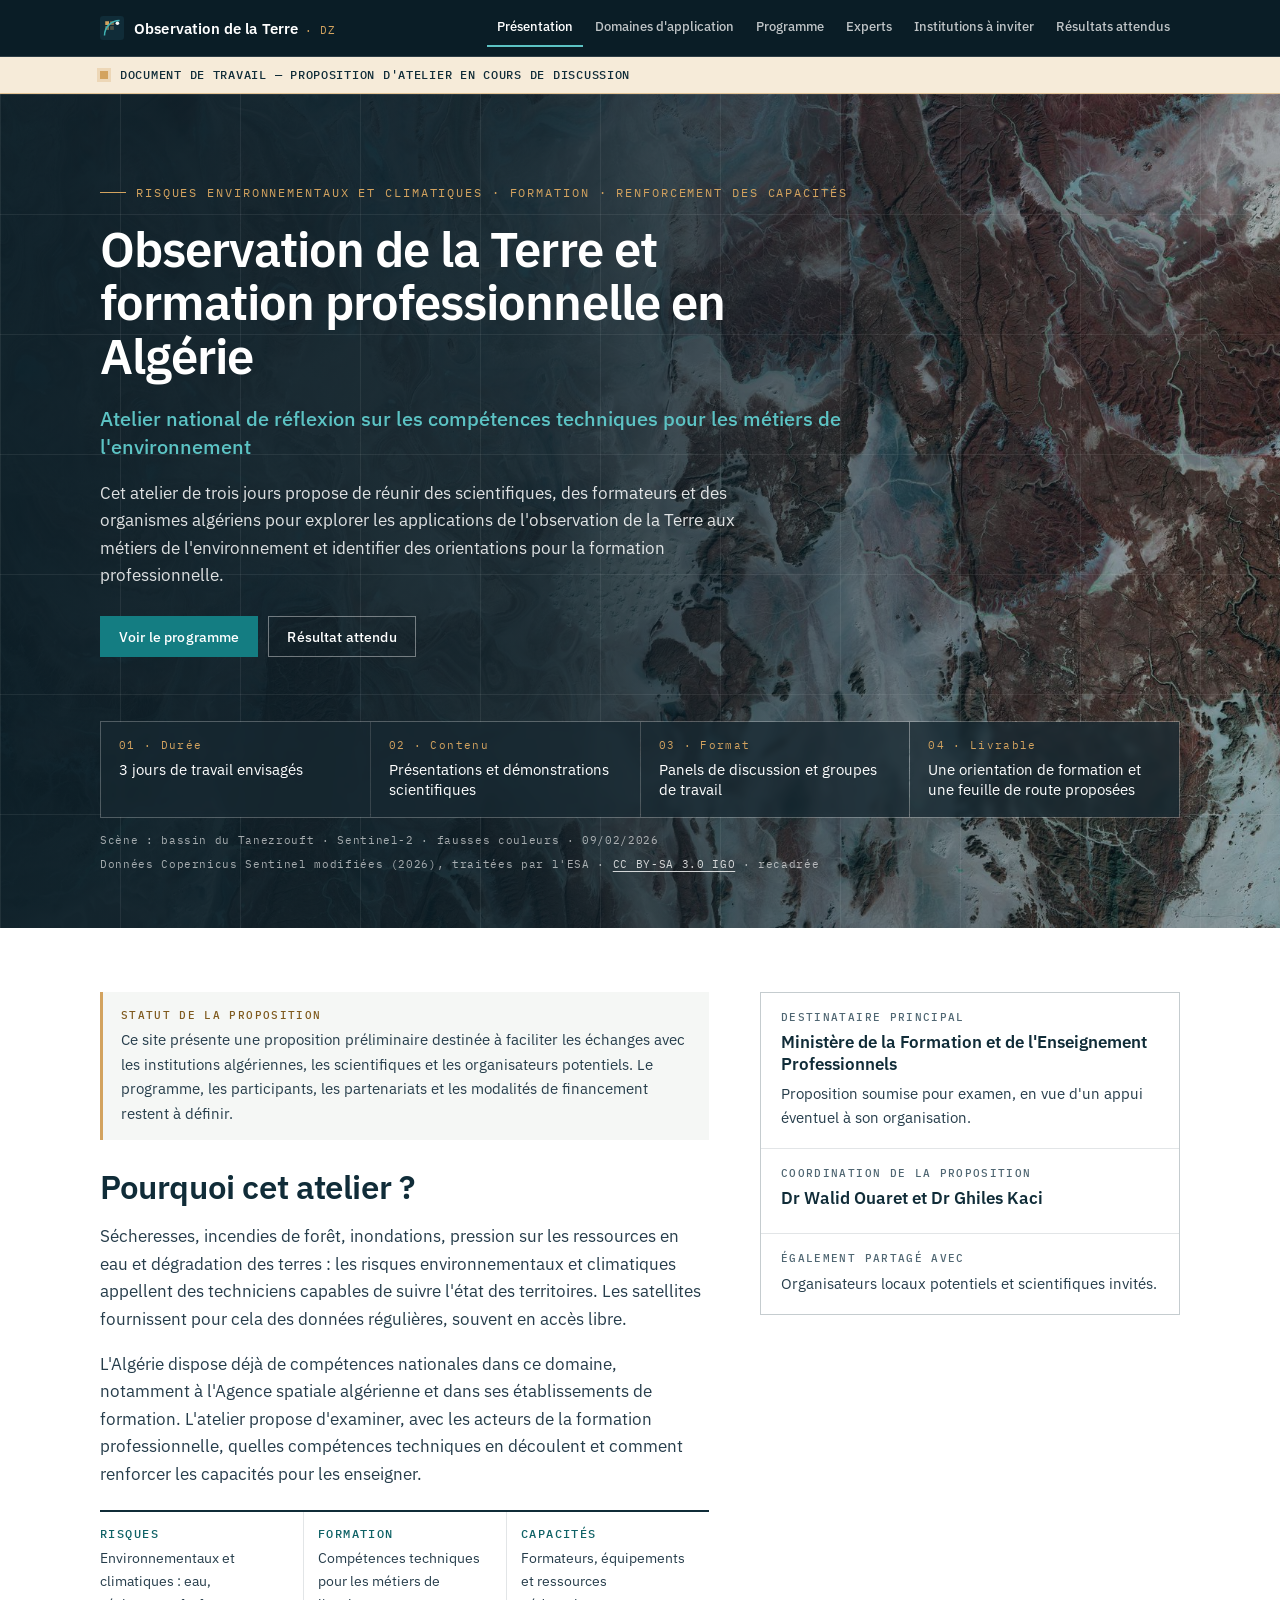
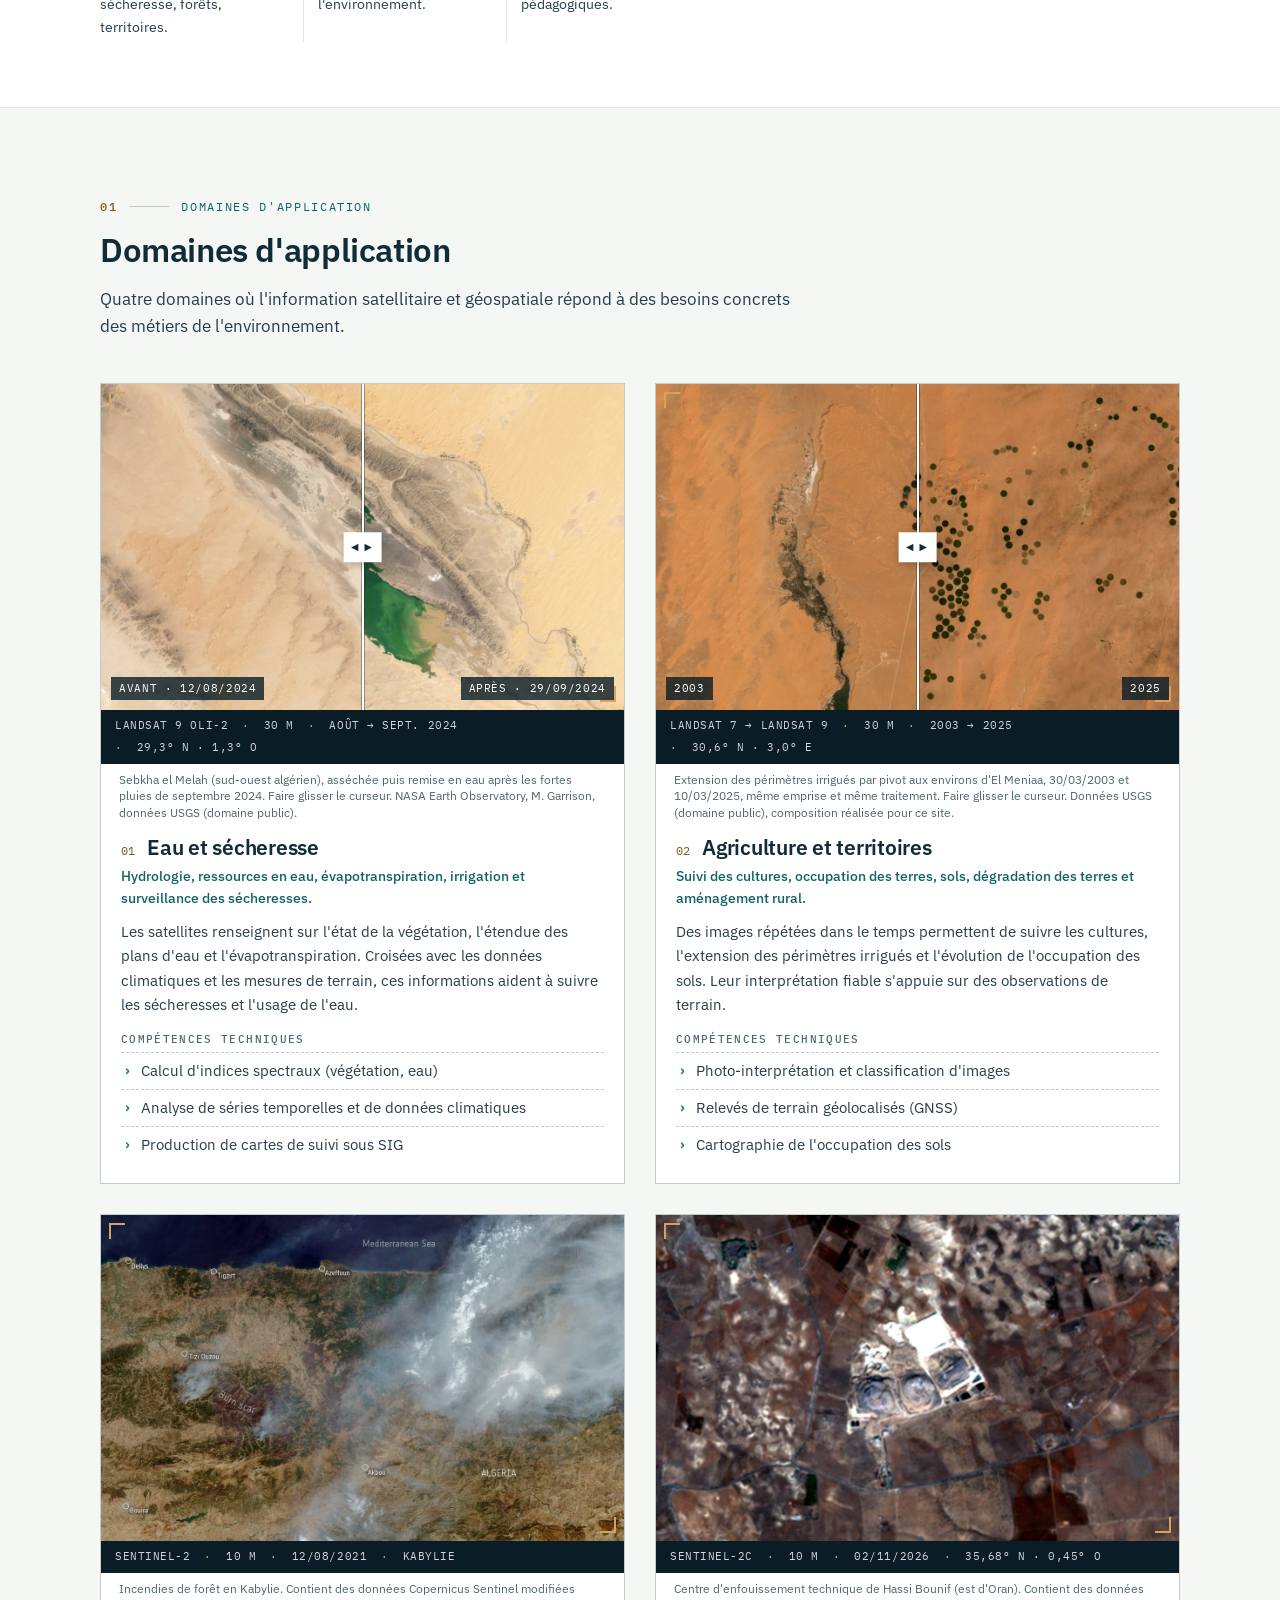
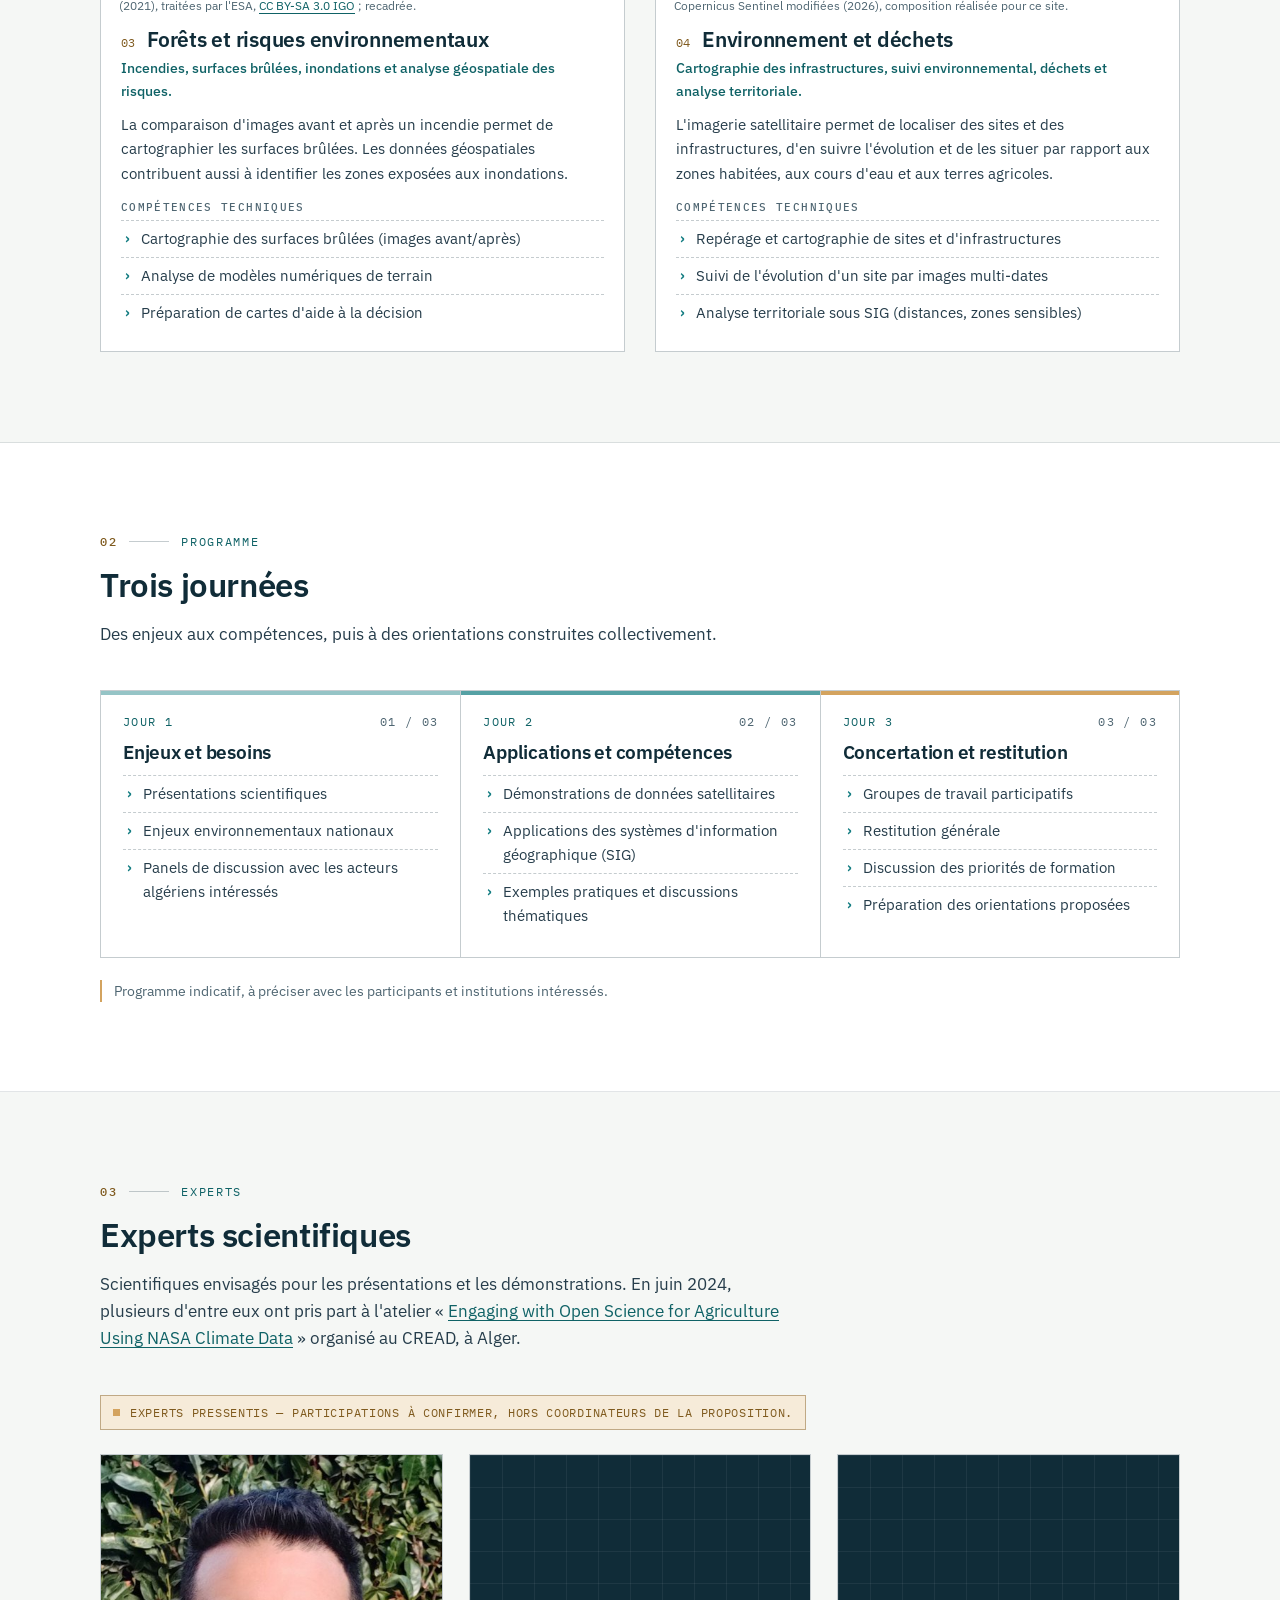
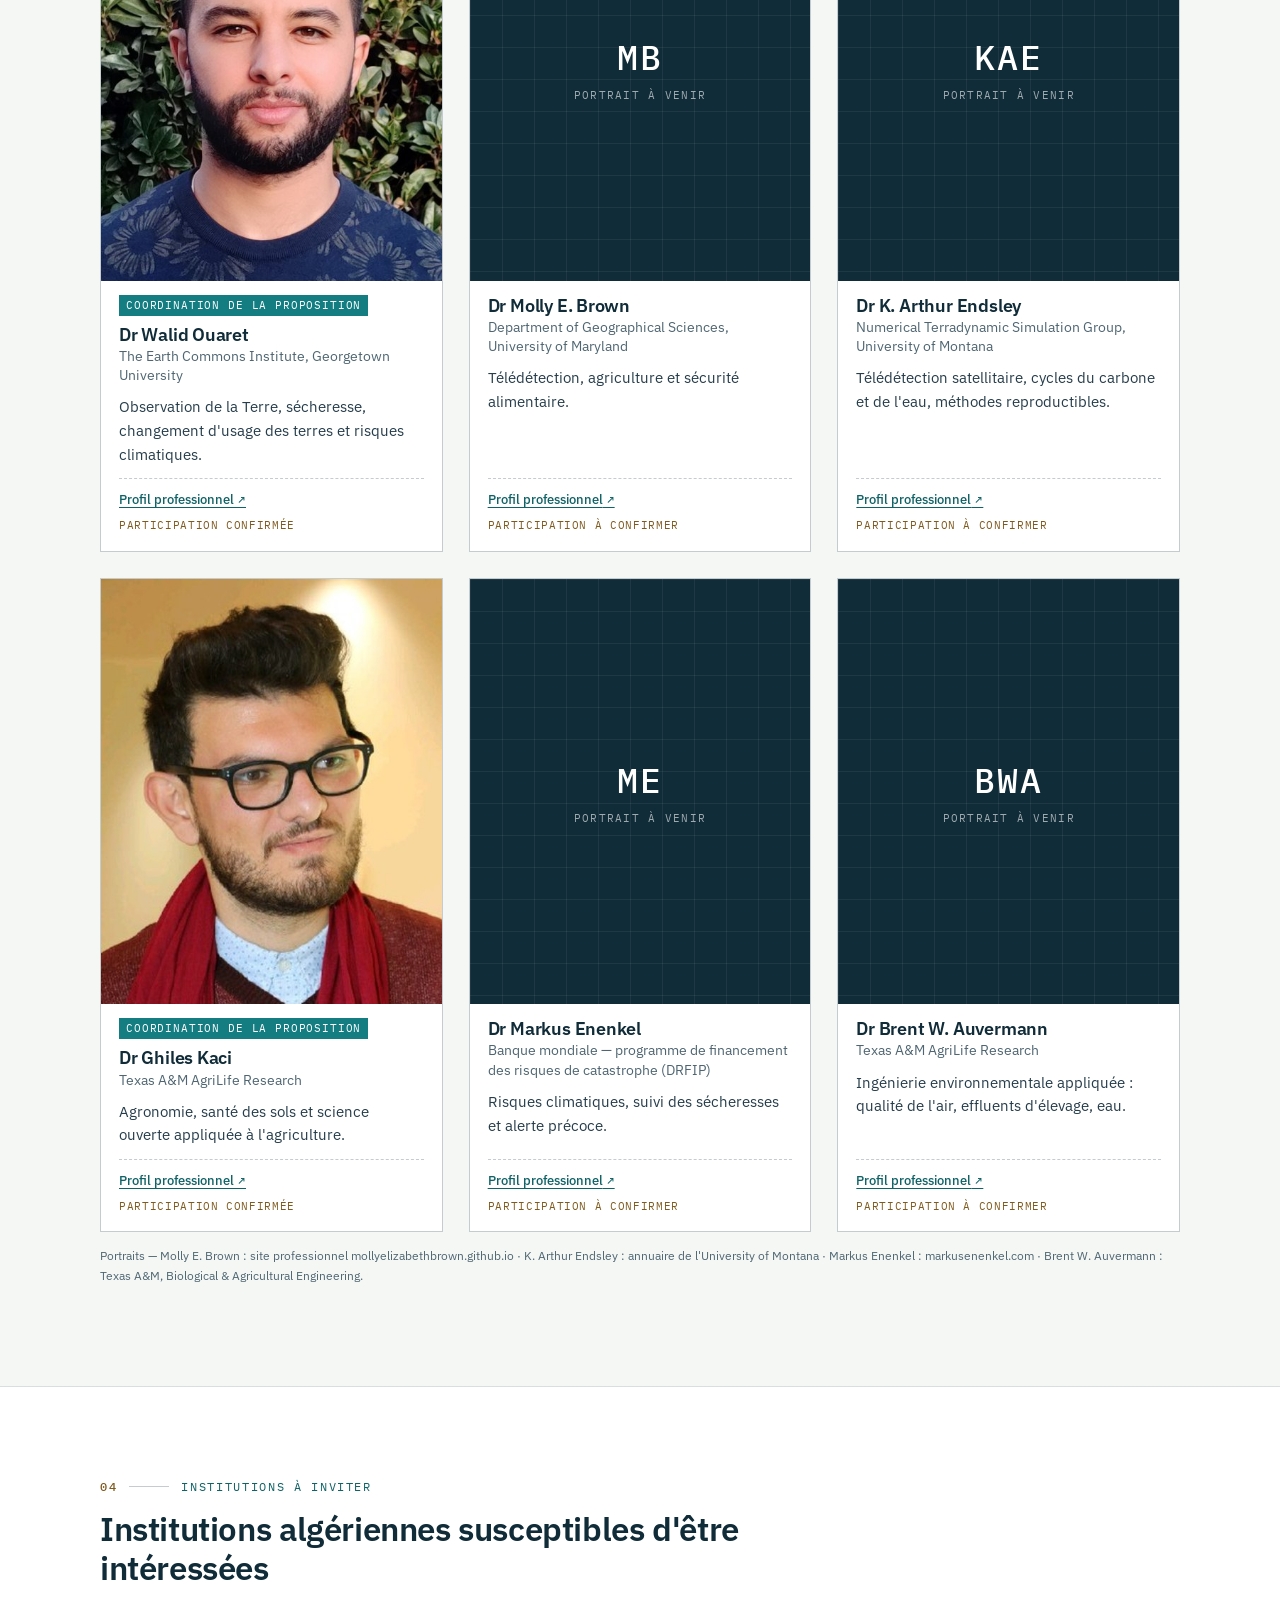
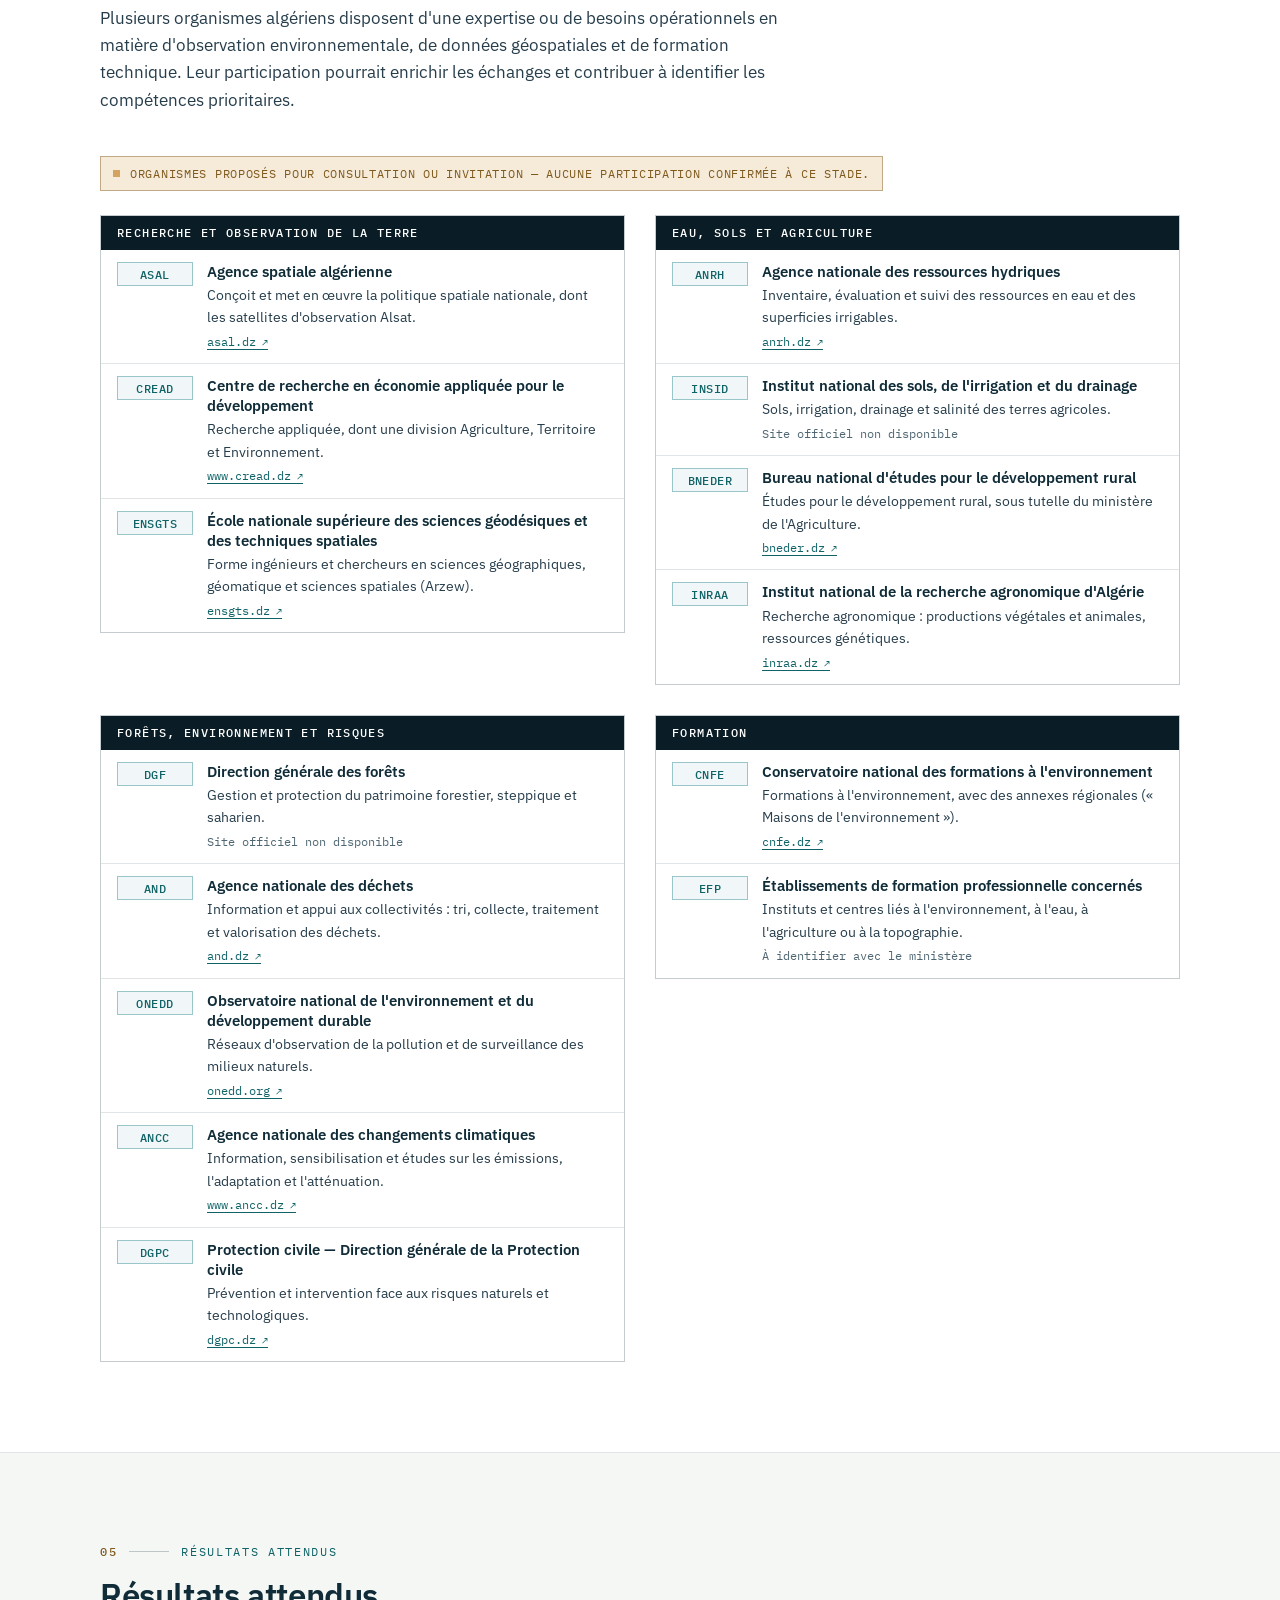
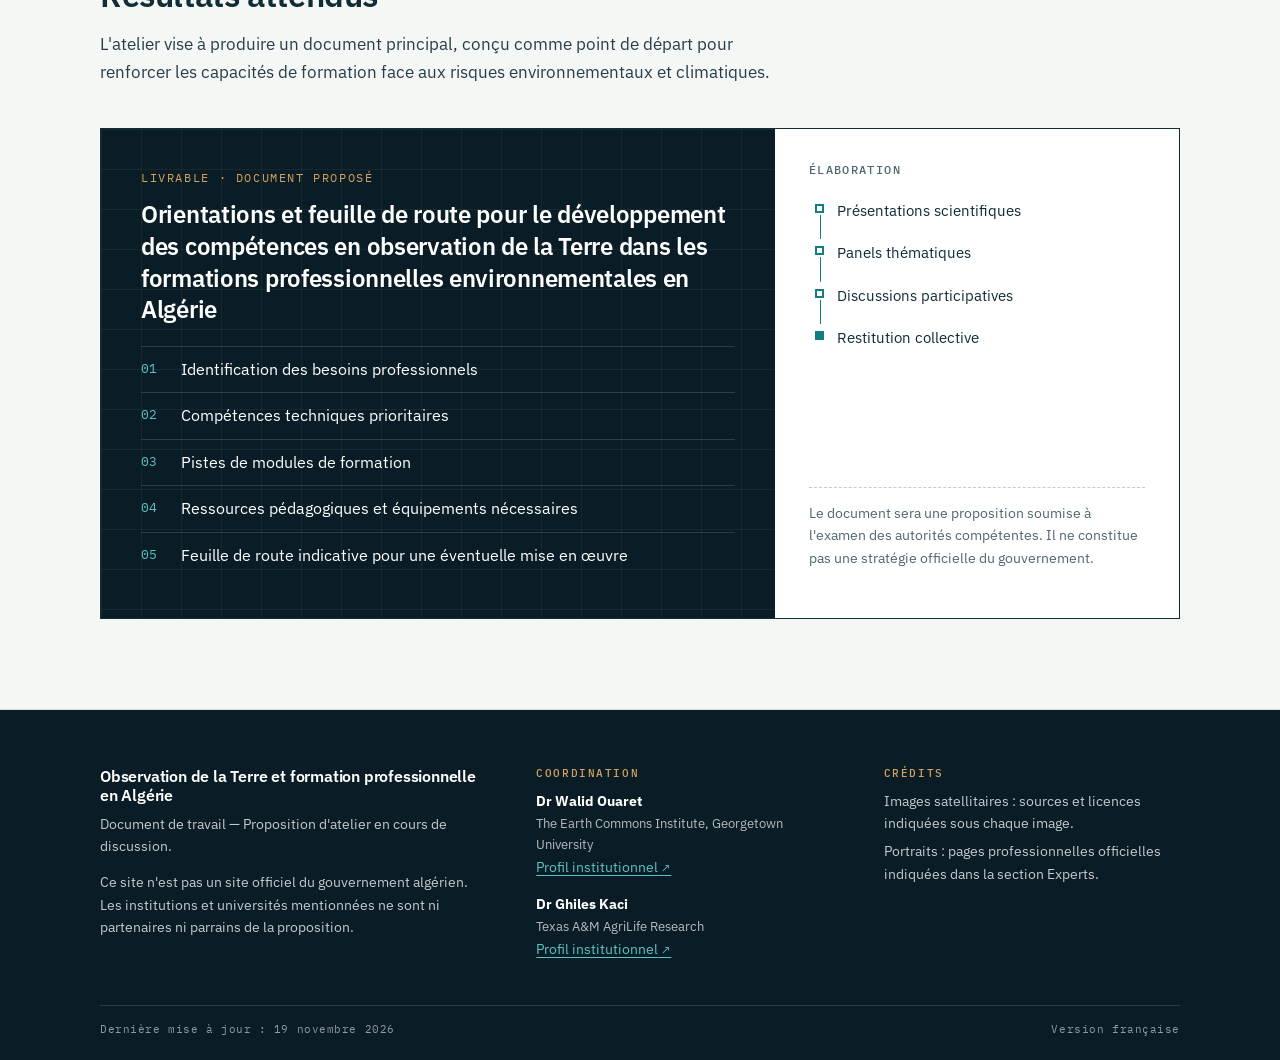
<file: index.html>
<!doctype html>
<html lang="fr">
<head>
  <meta charset="utf-8">
  <meta name="viewport" content="width=device-width, initial-scale=1">
  <title>Observation de la Terre et formation professionnelle en Algérie</title>
  <meta name="description" content="Document de travail : proposition d'atelier national sur l'observation de la Terre, les risques environnementaux et climatiques, la formation professionnelle et le renforcement des capacités en Algérie.">
  <meta name="theme-color" content="#0A1D26">
  <link rel="icon" href="assets/images/favicon.svg" type="image/svg+xml">

  <!-- Partage (URL absolue : voir README). -->
  <meta property="og:type" content="website">
  <meta property="og:locale" content="fr_FR">
  <meta property="og:title" content="Observation de la Terre et formation professionnelle en Algérie">
  <meta property="og:description" content="Proposition d'atelier national — document de travail en cours de discussion.">
  <meta property="og:url" content="https://atelier-eo-algerie.github.io/atelier-formation-eo-algerie.github.io/">
  <meta property="og:image" content="https://atelier-eo-algerie.github.io/atelier-formation-eo-algerie.github.io/assets/images/og-image.jpg">
  <meta property="og:image:width" content="1200">
  <meta property="og:image:height" content="630">
  <meta name="twitter:card" content="summary_large_image">

  <link rel="preconnect" href="https://fonts.googleapis.com">
  <link rel="preconnect" href="https://fonts.gstatic.com" crossorigin>
  <link href="https://fonts.googleapis.com/css2?family=IBM+Plex+Mono:wght@400;500&family=IBM+Plex+Sans:wght@400;500;600&display=swap" rel="stylesheet">
  <link rel="stylesheet" href="assets/css/styles.css">
</head>
<body>
<a class="skip-link" href="#contenu">Aller au contenu</a>

<header class="site-nav">
  <nav class="wrap" aria-label="Navigation principale">
    <a class="brand" href="#presentation"><img src="assets/images/favicon.svg" alt="" width="24" height="24"><span>Observation de la Terre <small>· DZ</small></span></a>
    <button class="nav-toggle" type="button" aria-expanded="false" aria-controls="nav-list">Menu</button>
    <ul class="nav-list" id="nav-list">
      <li><a href="#presentation">Présentation</a></li>
      <li><a href="#domaines">Domaines d'application</a></li>
      <li><a href="#programme">Programme</a></li>
      <li><a href="#experts">Experts</a></li>
      <li><a href="#institutions">Institutions à inviter</a></li>
      <li><a href="#resultats">Résultats attendus</a></li>
    </ul>
  </nav>
</header>

<div class="status" role="note">
  <div class="wrap"><span class="dot" aria-hidden="true"></span><strong data-status-label>Document de travail — Proposition d'atelier en cours de discussion</strong></div>
</div>

<main id="contenu">

<!-- ============================ 1. PRÉSENTATION ============================ -->
<section id="presentation" aria-labelledby="titre">
  <div class="hero">
    <div class="hero-bg"><img src="assets/images/hero-tanezrouft.jpg" alt="" width="2000" height="1125" fetchpriority="high"></div>
    <div class="wrap">
      <div class="hero-main">
        <p class="overline">Risques environnementaux et climatiques · Formation · Renforcement des capacités</p>
        <h1 id="titre">Observation de la Terre et formation professionnelle en Algérie</h1>
        <p class="subtitle">Atelier national de réflexion sur les compétences techniques pour les métiers de l'environnement</p>
        <p class="lede">Cet atelier de trois jours propose de réunir des scientifiques, des formateurs et des organismes algériens pour explorer les applications de l'observation de la Terre aux métiers de l'environnement et identifier des orientations pour la formation professionnelle.</p>
        <div class="actions">
          <a class="btn btn-primary" href="#programme">Voir le programme</a>
          <a class="btn btn-ghost" href="#resultats">Résultat attendu</a>
          <a class="btn btn-ghost" data-concept-note hidden>Note de proposition (PDF)</a>
        </div>
      </div>
      <ul class="facts" aria-label="L'atelier en bref">
        <li><span class="idx">01 · Durée</span>3 jours de travail envisagés</li>
        <li><span class="idx">02 · Contenu</span>Présentations et démonstrations scientifiques</li>
        <li><span class="idx">03 · Format</span>Panels de discussion et groupes de travail</li>
        <li><span class="idx">04 · Livrable</span>Une orientation de formation et une feuille de route proposées</li>
      </ul>
      <p class="scene-tag"><span>Scène : bassin du Tanezrouft · Sentinel-2 · fausses couleurs · 09/02/2026</span><span>Données Copernicus Sentinel modifiées (2026), traitées par l'ESA · <a href="https://creativecommons.org/licenses/by-sa/3.0/igo/" target="_blank" rel="noopener">CC BY-SA 3.0 IGO</a> · recadrée</span></p>
    </div>
  </div>

  <div class="overview">
    <div class="wrap overview-grid">
      <div>
        <p class="preliminary"><b>Statut de la proposition</b><span data-status-text>Ce site présente une proposition préliminaire destinée à faciliter les échanges avec les institutions algériennes, les scientifiques et les organisateurs potentiels. Le programme, les participants, les partenariats et les modalités de financement restent à définir.</span></p>
        <h2>Pourquoi cet atelier ?</h2>
        <p>Sécheresses, incendies de forêt, inondations, pression sur les ressources en eau et dégradation des terres : les risques environnementaux et climatiques appellent des techniciens capables de suivre l'état des territoires. Les satellites fournissent pour cela des données régulières, souvent en accès libre.</p>
        <p>L'Algérie dispose déjà de compétences nationales dans ce domaine, notamment à l'Agence spatiale algérienne et dans ses établissements de formation. L'atelier propose d'examiner, avec les acteurs de la formation professionnelle, quelles compétences techniques en découlent et comment renforcer les capacités pour les enseigner.</p>
        <ul class="pillars">
          <li><b>Risques</b>Environnementaux et climatiques : eau, sécheresse, forêts, territoires.</li>
          <li><b>Formation</b>Compétences techniques pour les métiers de l'environnement.</li>
          <li><b>Capacités</b>Formateurs, équipements et ressources pédagogiques.</li>
        </ul>
      </div>
      <aside class="audience" aria-label="Destinataires">
        <div>
          <h3>Destinataire principal</h3>
          <p class="primary">Ministère de la Formation et de l'Enseignement Professionnels</p>
          <p>Proposition soumise pour examen, en vue d'un appui éventuel à son organisation.</p>
        </div>
        <div>
          <h3>Coordination de la proposition</h3>
          <p class="primary" data-coordination>Dr Walid Ouaret et Dr Ghiles Kaci</p>
        </div>
        <div>
          <h3>Également partagé avec</h3>
          <p>Organisateurs locaux potentiels et scientifiques invités.</p>
        </div>
      </aside>
    </div>
  </div>
</section>

<!-- ============================ 2. DOMAINES ============================ -->
<section id="domaines" class="section alt" aria-labelledby="titre-domaines">
  <div class="wrap">
    <header class="sec-head">
      <p class="sec-index"><b>01</b><i></i>Domaines d'application</p>
      <h2 id="titre-domaines">Domaines d'application</h2>
      <p class="lede">Quatre domaines où l'information satellitaire et géospatiale répond à des besoins concrets des métiers de l'environnement.</p>
    </header>

    <div class="domains">
      <article class="domain">
        <figure>
          <div class="hud compare" style="--pos:50%">
            <img src="assets/images/eau-avant.jpg" alt="Sebkha el Melah le 12 août 2024 : dépression claire et sèche entre une crête rocheuse et des dunes." loading="lazy" width="1200" height="750">
            <img class="after" src="assets/images/eau-apres.jpg" alt="Sebkha el Melah le 29 septembre 2024 : un lac vert allongé occupe la dépression." loading="lazy" width="1200" height="750">
            <span class="tag l">Avant · 12/08/2024</span><span class="tag r">Après · 29/09/2024</span>
            <div class="handle" aria-hidden="true"></div>
            <input type="range" min="0" max="100" value="50" aria-label="Comparaison avant et après : déplacer le curseur pour révéler l'image du 29 septembre 2024">
          </div>
          <div class="meta"><span>Landsat 9 OLI-2</span><span>30 m</span><span>Août → sept. 2024</span><span>29,3° N · 1,3° O</span></div>
          <figcaption>Sebkha el Melah (sud-ouest algérien), asséchée puis remise en eau après les fortes pluies de septembre 2024. Faire glisser le curseur. NASA Earth Observatory, M. Garrison, données USGS (domaine public).</figcaption>
        </figure>
        <div class="domain-body">
          <div class="domain-head"><span class="num">01</span><h3>Eau et sécheresse</h3></div>
          <p class="scope">Hydrologie, ressources en eau, évapotranspiration, irrigation et surveillance des sécheresses.</p>
          <p>Les satellites renseignent sur l'état de la végétation, l'étendue des plans d'eau et l'évapotranspiration. Croisées avec les données climatiques et les mesures de terrain, ces informations aident à suivre les sécheresses et l'usage de l'eau.</p>
          <h4>Compétences techniques</h4>
          <ul class="skills">
            <li>Calcul d'indices spectraux (végétation, eau)</li>
            <li>Analyse de séries temporelles et de données climatiques</li>
            <li>Production de cartes de suivi sous SIG</li>
          </ul>
        </div>
      </article>

      <article class="domain">
        <figure>
          <div class="hud compare" style="--pos:50%">
            <img src="assets/images/agri-avant.jpg" alt="Environs d'El Meniaa le 30 mars 2003 : sable orangé, l'oasis et une dizaine de cercles d'irrigation." loading="lazy" width="1200" height="750">
            <img class="after" src="assets/images/agri-apres.jpg" alt="Même zone le 10 mars 2025 : de nombreux cercles d'irrigation par pivot répartis sur la scène." loading="lazy" width="1200" height="750">
            <span class="tag l">2003</span><span class="tag r">2025</span>
            <div class="handle" aria-hidden="true"></div>
            <input type="range" min="0" max="100" value="50" aria-label="Comparaison 2003 et 2025 : déplacer le curseur pour révéler l'image de 2025">
          </div>
          <div class="meta"><span>Landsat 7 → Landsat 9</span><span>30 m</span><span>2003 → 2025</span><span>30,6° N · 3,0° E</span></div>
          <figcaption>Extension des périmètres irrigués par pivot aux environs d'El Meniaa, 30/03/2003 et 10/03/2025, même emprise et même traitement. Faire glisser le curseur. Données USGS (domaine public), composition réalisée pour ce site.</figcaption>
        </figure>
        <div class="domain-body">
          <div class="domain-head"><span class="num">02</span><h3>Agriculture et territoires</h3></div>
          <p class="scope">Suivi des cultures, occupation des terres, sols, dégradation des terres et aménagement rural.</p>
          <p>Des images répétées dans le temps permettent de suivre les cultures, l'extension des périmètres irrigués et l'évolution de l'occupation des sols. Leur interprétation fiable s'appuie sur des observations de terrain.</p>
          <h4>Compétences techniques</h4>
          <ul class="skills">
            <li>Photo-interprétation et classification d'images</li>
            <li>Relevés de terrain géolocalisés (GNSS)</li>
            <li>Cartographie de l'occupation des sols</li>
          </ul>
        </div>
      </article>

      <article class="domain">
        <figure>
          <div class="hud"><img src="assets/images/domain-forets.jpg" alt="Image satellite : panaches de fumée au-dessus du relief boisé de Kabylie et surface brûlée près de Tizi Ouzou." loading="lazy" width="1200" height="750"></div>
          <div class="meta"><span>Sentinel-2</span><span>10 m</span><span>12/08/2021</span><span>Kabylie</span></div>
          <figcaption>Incendies de forêt en Kabylie. Contient des données Copernicus Sentinel modifiées (2021), traitées par l'ESA, <a href="https://creativecommons.org/licenses/by-sa/3.0/igo/" target="_blank" rel="noopener">CC BY-SA 3.0 IGO</a> ; recadrée.</figcaption>
        </figure>
        <div class="domain-body">
          <div class="domain-head"><span class="num">03</span><h3>Forêts et risques environnementaux</h3></div>
          <p class="scope">Incendies, surfaces brûlées, inondations et analyse géospatiale des risques.</p>
          <p>La comparaison d'images avant et après un incendie permet de cartographier les surfaces brûlées. Les données géospatiales contribuent aussi à identifier les zones exposées aux inondations.</p>
          <h4>Compétences techniques</h4>
          <ul class="skills">
            <li>Cartographie des surfaces brûlées (images avant/après)</li>
            <li>Analyse de modèles numériques de terrain</li>
            <li>Préparation de cartes d'aide à la décision</li>
          </ul>
        </div>
      </article>

      <article class="domain">
        <figure>
          <div class="hud"><img src="assets/images/domain-dechets.jpg" alt="Image satellite : centre d'enfouissement avec deux grands monticules ovales, une alvéole claire et des bassins sombres, entouré de parcelles agricoles et de routes." loading="lazy" width="1200" height="750"></div>
          <div class="meta"><span>Sentinel-2C</span><span>10 m</span><span>02/11/2026</span><span>35,68° N · 0,45° O</span></div>
          <figcaption>Centre d'enfouissement technique de Hassi Bounif (est d'Oran). Contient des données Copernicus Sentinel modifiées (2026), composition réalisée pour ce site.</figcaption>
        </figure>
        <div class="domain-body">
          <div class="domain-head"><span class="num">04</span><h3>Environnement et déchets</h3></div>
          <p class="scope">Cartographie des infrastructures, suivi environnemental, déchets et analyse territoriale.</p>
          <p>L'imagerie satellitaire permet de localiser des sites et des infrastructures, d'en suivre l'évolution et de les situer par rapport aux zones habitées, aux cours d'eau et aux terres agricoles.</p>
          <h4>Compétences techniques</h4>
          <ul class="skills">
            <li>Repérage et cartographie de sites et d'infrastructures</li>
            <li>Suivi de l'évolution d'un site par images multi-dates</li>
            <li>Analyse territoriale sous SIG (distances, zones sensibles)</li>
          </ul>
        </div>
      </article>
    </div>
  </div>
</section>

<!-- ============================ 3. PROGRAMME ============================ -->
<section id="programme" class="section" aria-labelledby="titre-programme">
  <div class="wrap">
    <header class="sec-head">
      <p class="sec-index"><b>02</b><i></i>Programme</p>
      <h2 id="titre-programme">Trois journées</h2>
      <p class="lede">Des enjeux aux compétences, puis à des orientations construites collectivement.</p>
    </header>
    <ol class="days" id="days"></ol>
    <p class="note" id="program-note">Programme indicatif, à préciser avec les participants et institutions intéressés.</p>
  </div>
</section>

<!-- ============================ 4. EXPERTS ============================ -->
<section id="experts" class="section alt" aria-labelledby="titre-experts">
  <div class="wrap">
    <header class="sec-head">
      <p class="sec-index"><b>03</b><i></i>Experts</p>
      <h2 id="titre-experts">Experts scientifiques</h2>
      <p class="lede">Scientifiques envisagés pour les présentations et les démonstrations. En juin 2024, plusieurs d'entre eux ont pris part à l'atelier « <a href="https://www.cread.dz/atelier-engaging-with-open-science-for-agriculture-using-nasa-climate-data/" target="_blank" rel="noopener">Engaging with Open Science for Agriculture Using NASA Climate Data</a> » organisé au CREAD, à Alger.</p>
    </header>
    <p class="label">Experts pressentis — participations à confirmer, hors coordinateurs de la proposition.</p>
    <ul class="people" id="people"></ul>
    <p class="photo-credit" id="photo-credits"></p>
  </div>
</section>

<!-- ============================ 5. INSTITUTIONS ============================ -->
<section id="institutions" class="section" aria-labelledby="titre-institutions">
  <div class="wrap">
    <header class="sec-head">
      <p class="sec-index"><b>04</b><i></i>Institutions à inviter</p>
      <h2 id="titre-institutions">Institutions algériennes susceptibles d'être intéressées</h2>
      <p class="lede">Plusieurs organismes algériens disposent d'une expertise ou de besoins opérationnels en matière d'observation environnementale, de données géospatiales et de formation technique. Leur participation pourrait enrichir les échanges et contribuer à identifier les compétences prioritaires.</p>
    </header>
    <p class="label">Organismes proposés pour consultation ou invitation — aucune participation confirmée à ce stade.</p>
    <div class="inst-groups" id="inst-groups"></div>
  </div>
</section>

<!-- ============================ 6. RÉSULTATS ============================ -->
<section id="resultats" class="section alt" aria-labelledby="titre-resultats">
  <div class="wrap">
    <header class="sec-head">
      <p class="sec-index"><b>05</b><i></i>Résultats attendus</p>
      <h2 id="titre-resultats">Résultats attendus</h2>
      <p class="lede">L'atelier vise à produire un document principal, conçu comme point de départ pour renforcer les capacités de formation face aux risques environnementaux et climatiques.</p>
    </header>
    <div class="output">
      <article class="output-main">
        <p class="doc-type">Livrable · document proposé</p>
        <h3>Orientations et feuille de route pour le développement des compétences en observation de la Terre dans les formations professionnelles environnementales en Algérie</h3>
        <ol>
          <li>Identification des besoins professionnels</li>
          <li>Compétences techniques prioritaires</li>
          <li>Pistes de modules de formation</li>
          <li>Ressources pédagogiques et équipements nécessaires</li>
          <li>Feuille de route indicative pour une éventuelle mise en œuvre</li>
        </ol>
      </article>
      <div class="output-side">
        <h3>Élaboration</h3>
        <ol class="flow">
          <li>Présentations scientifiques</li>
          <li>Panels thématiques</li>
          <li>Discussions participatives</li>
          <li>Restitution collective</li>
        </ol>
        <p class="caveat">Le document sera une proposition soumise à l'examen des autorités compétentes. Il ne constitue pas une stratégie officielle du gouvernement.</p>
      </div>
    </div>
  </div>
</section>

</main>

<footer class="site-footer">
  <div class="wrap">
    <div class="footer-grid">
      <div>
        <h2>Observation de la Terre et formation professionnelle en Algérie</h2>
        <p><span data-status-label>Document de travail — Proposition d'atelier en cours de discussion</span>.</p>
        <p>Ce site n'est pas un site officiel du gouvernement algérien. Les institutions et universités mentionnées ne sont ni partenaires ni parrains de la proposition.</p>
      </div>
      <div>
        <h3>Coordination</h3>
        <dl id="contact"></dl>
      </div>
      <div>
        <h3>Crédits</h3>
        <ul>
          <li>Images satellitaires : sources et licences indiquées sous chaque image.</li>
          <li>Portraits : pages professionnelles officielles indiquées dans la section Experts.</li>
        </ul>
      </div>
    </div>
    <div class="footer-bottom">
      <span>Dernière mise à jour : <span data-updated>19 novembre 2026</span></span>
      <span>Version française</span>
    </div>
  </div>
</footer>

<script src="data/site.js"></script>
<script src="data/program.js"></script>
<script src="data/experts.js"></script>
<script src="data/institutions.js"></script>
<script src="assets/js/main.js"></script>
</body>
</html>
</file>
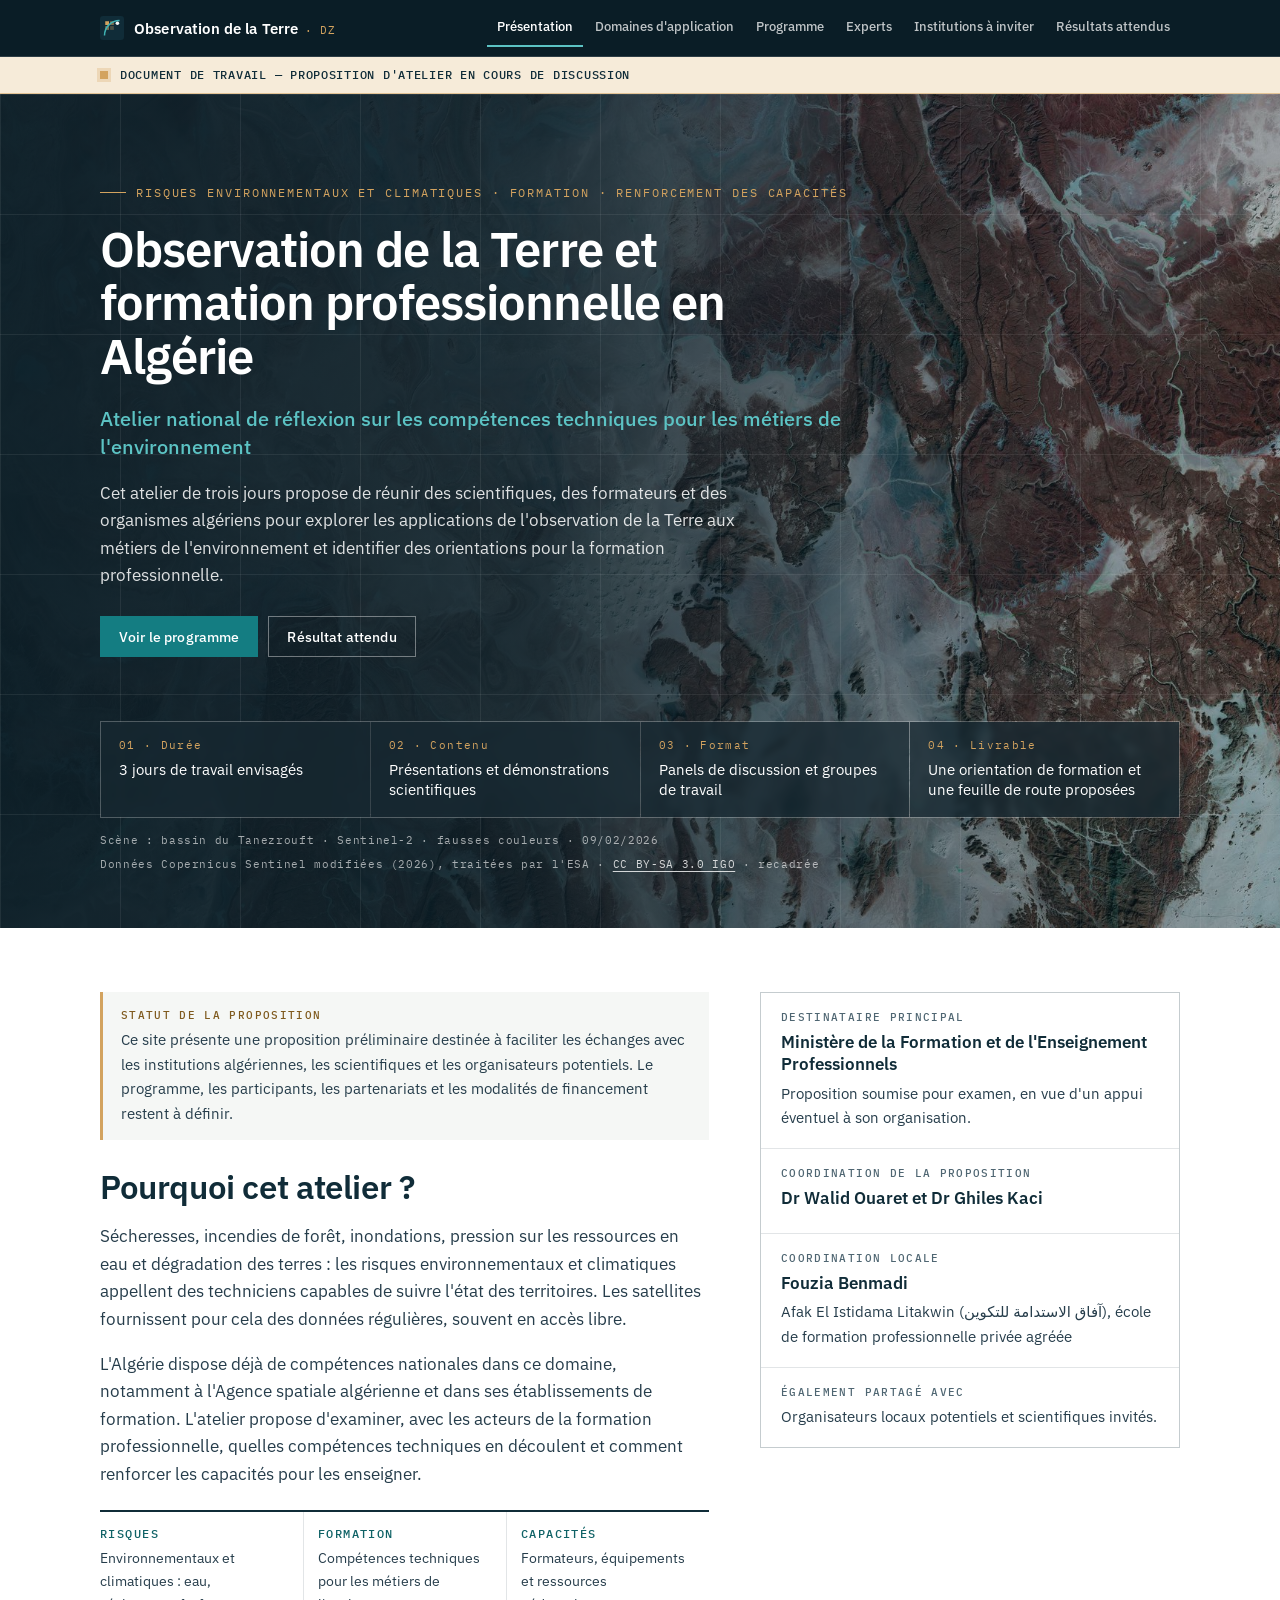
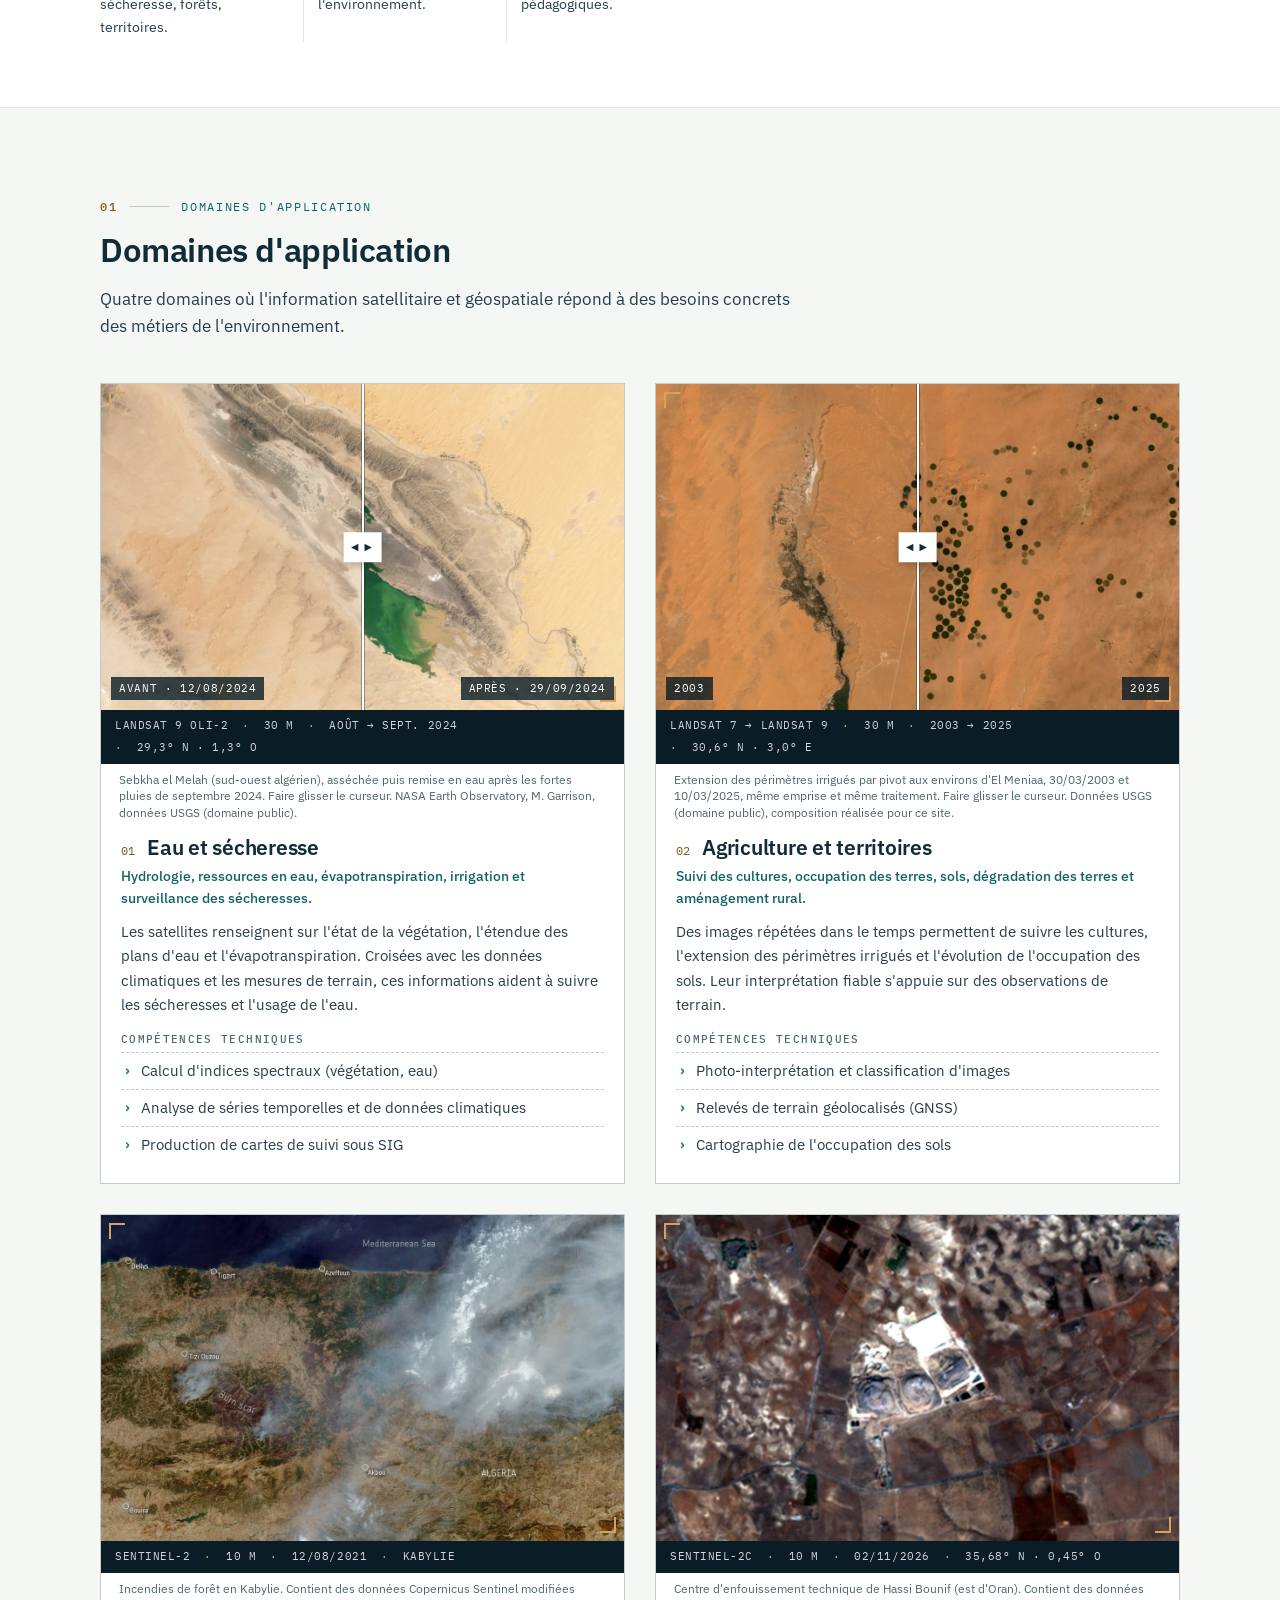
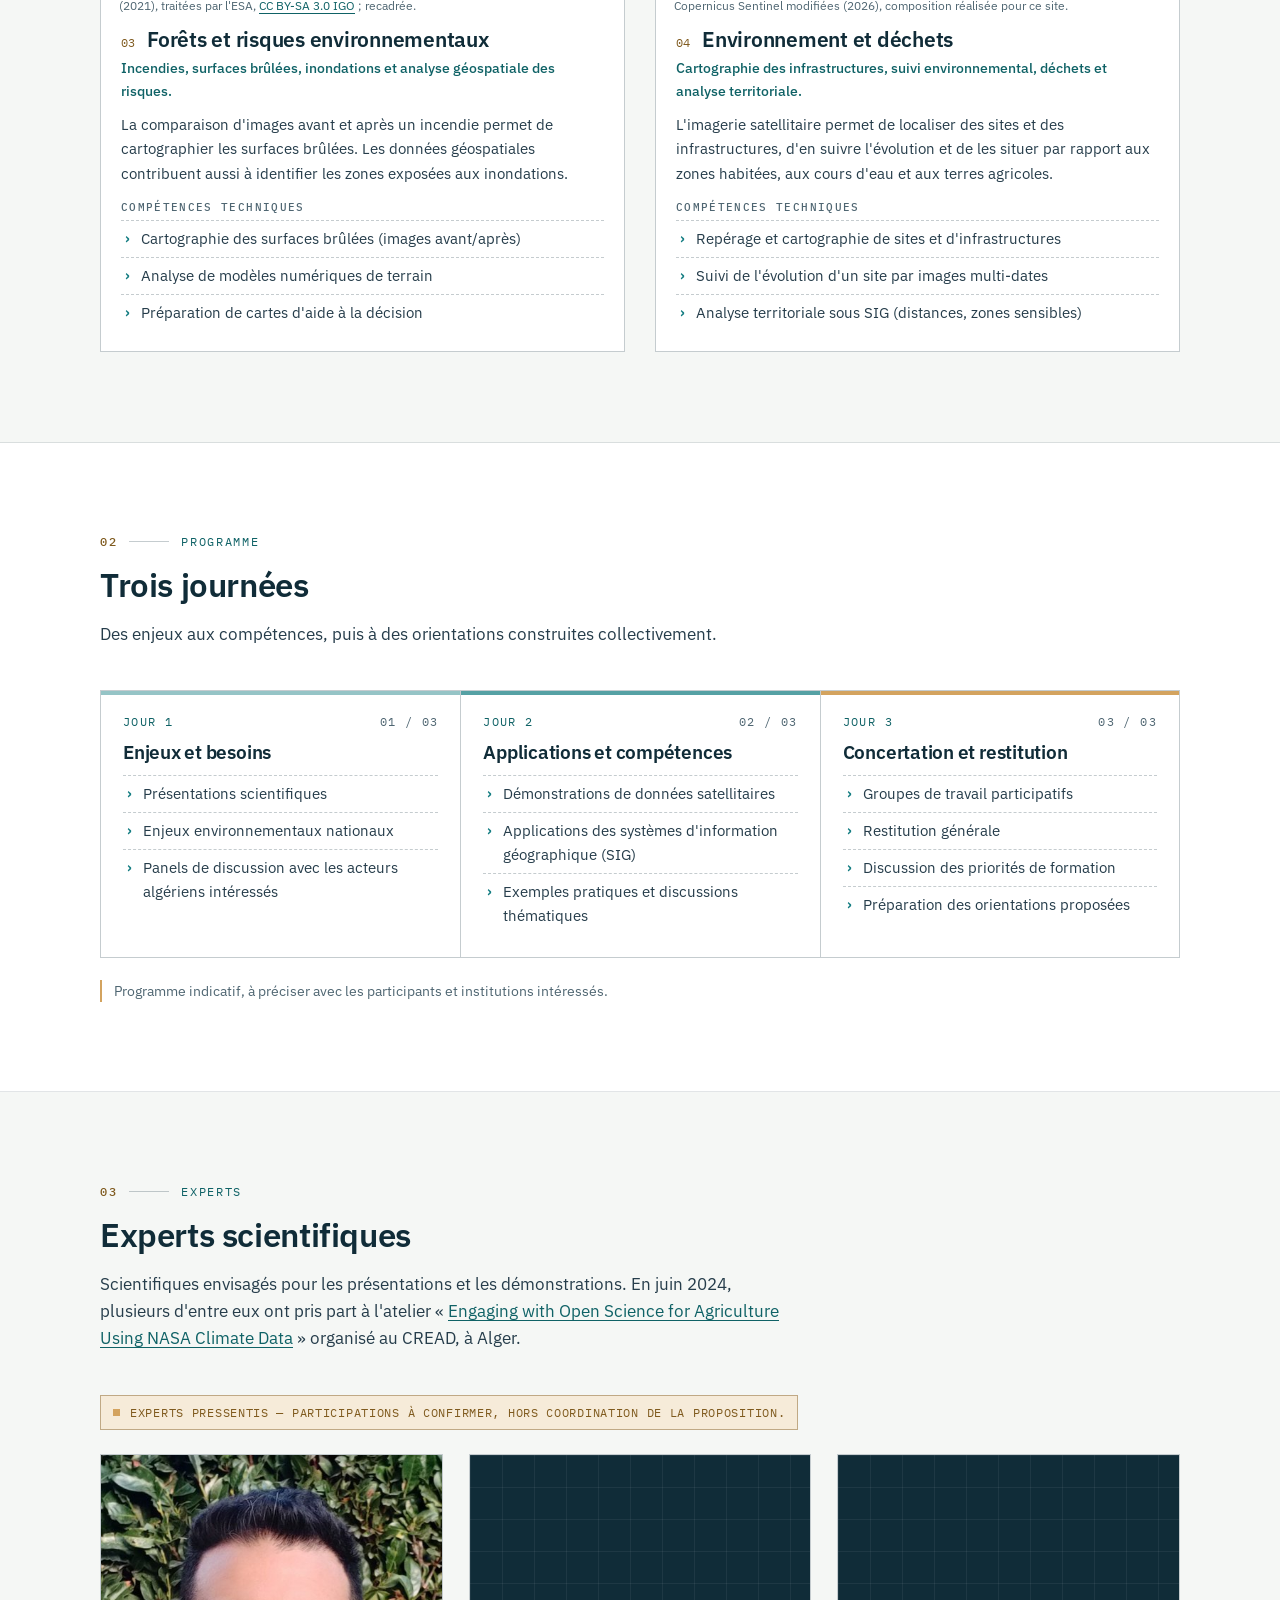
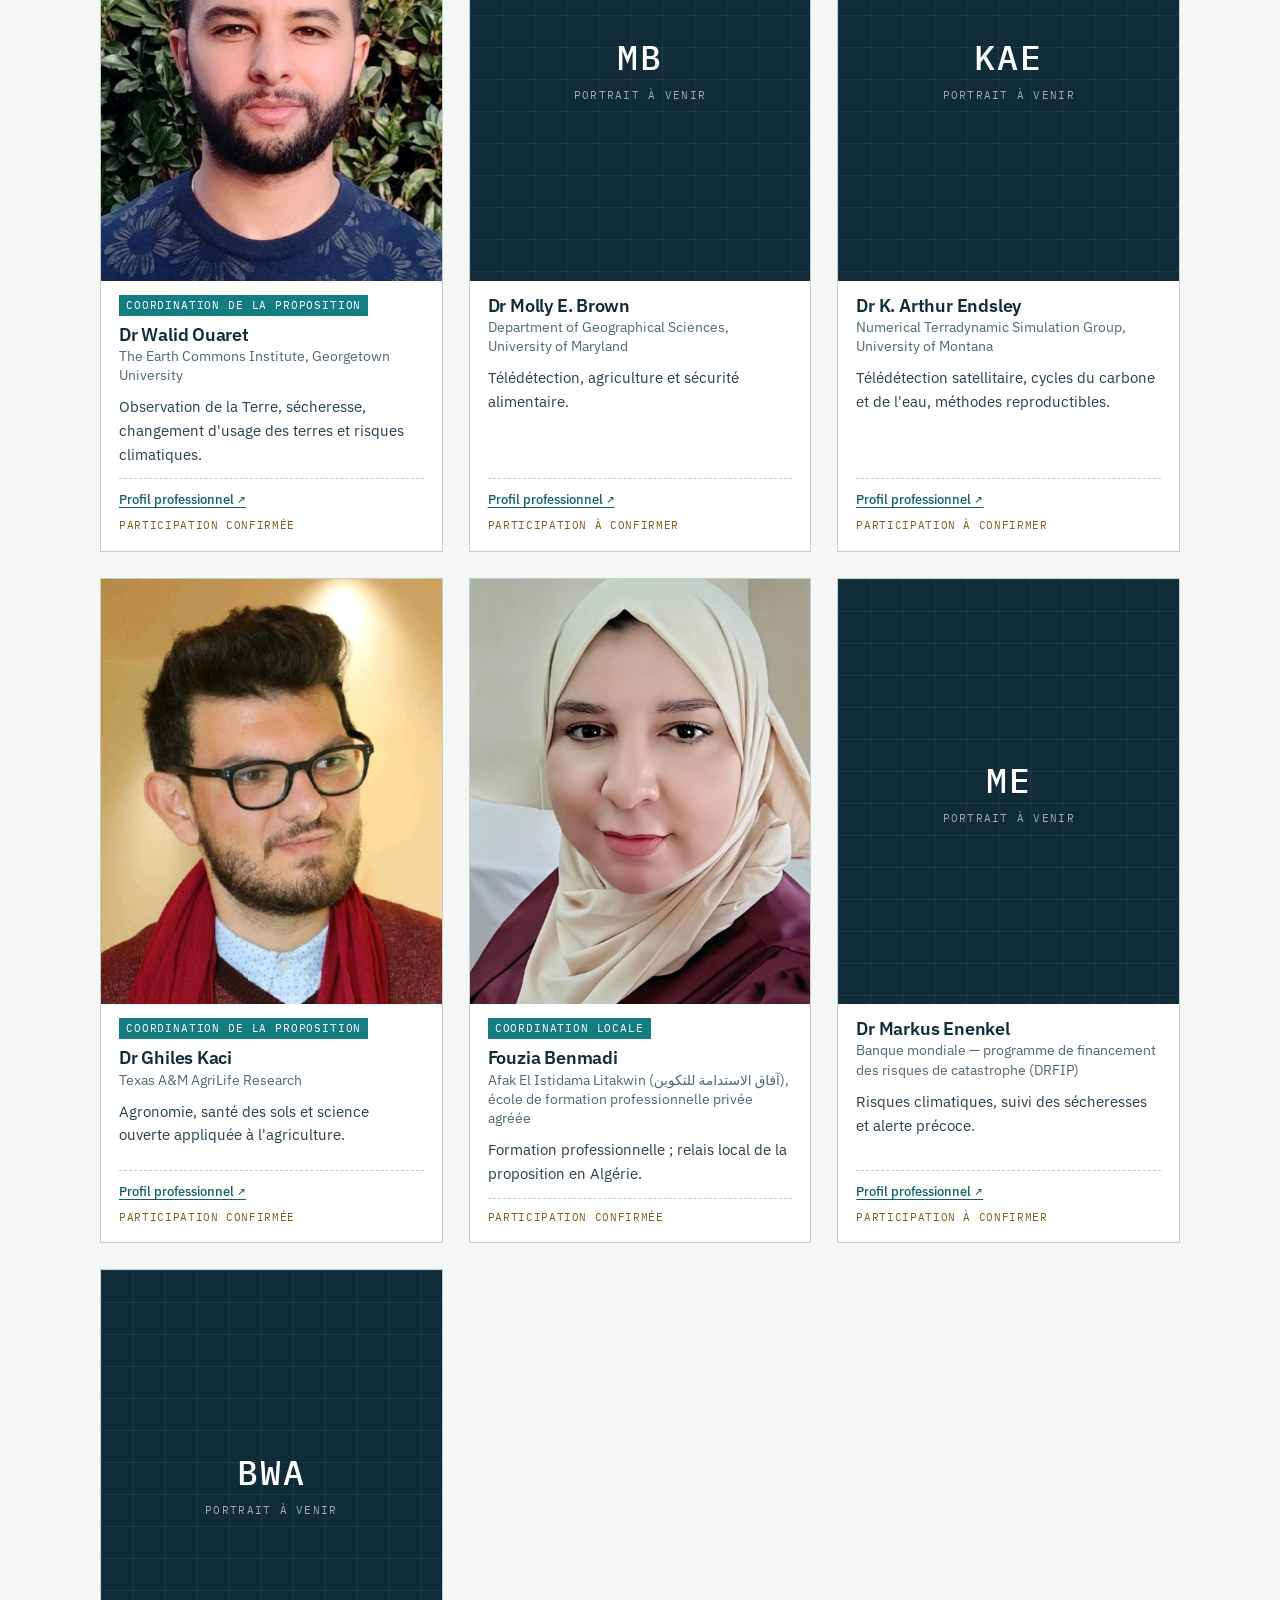
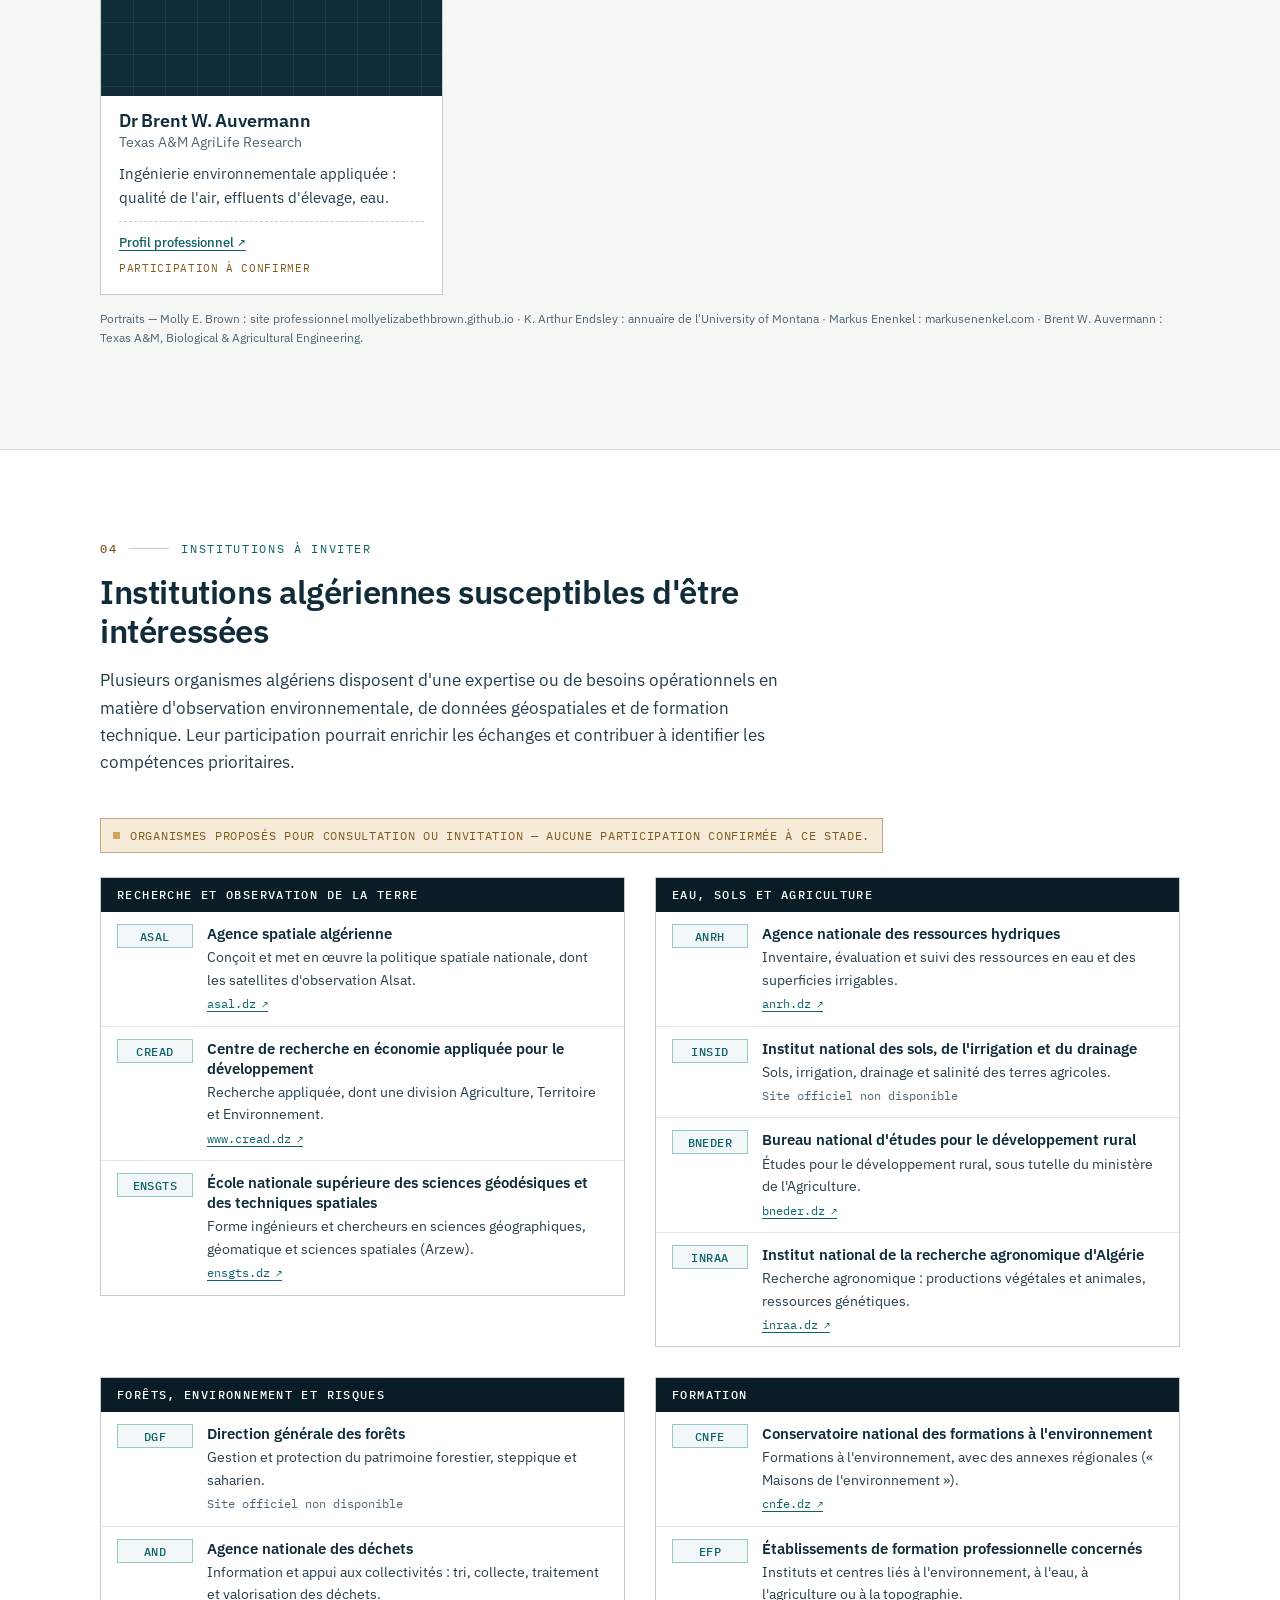
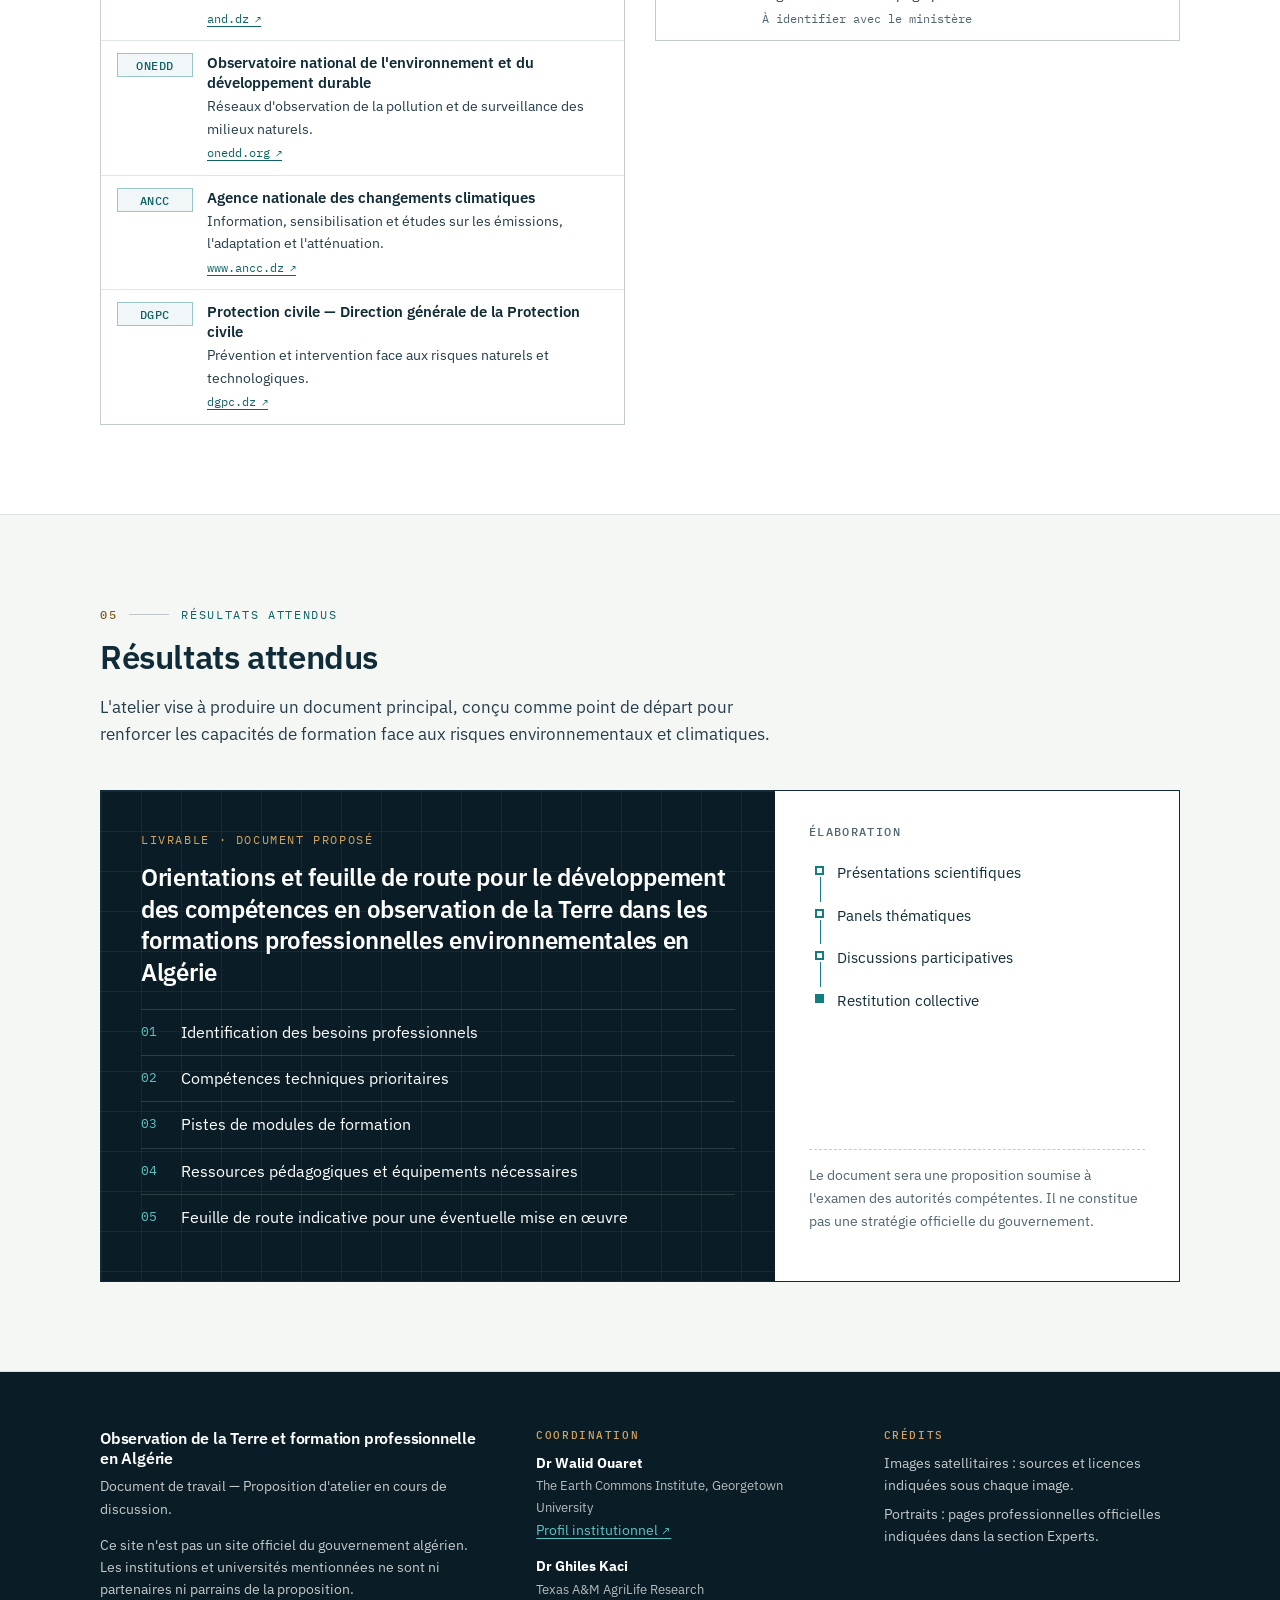
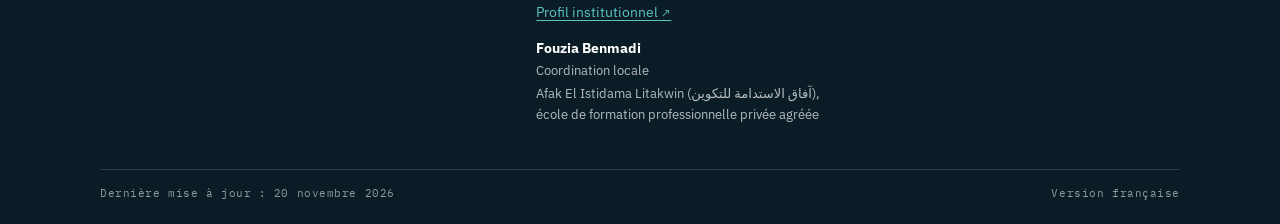
<file: docs/index.html>
<!doctype html>
<html lang="fr">
<head>
  <meta charset="utf-8">
  <meta name="viewport" content="width=device-width, initial-scale=1">
  <title>Observation de la Terre et formation professionnelle en Algérie</title>
  <meta name="description" content="Document de travail : proposition d'atelier national sur l'observation de la Terre, les risques environnementaux et climatiques, la formation professionnelle et le renforcement des capacités en Algérie.">
  <meta name="theme-color" content="#0A1D26">
  <link rel="icon" href="assets/images/favicon.svg" type="image/svg+xml">

  <!-- Partage (URL absolue : voir README). -->
  <meta property="og:type" content="website">
  <meta property="og:locale" content="fr_FR">
  <meta property="og:title" content="Observation de la Terre et formation professionnelle en Algérie">
  <meta property="og:description" content="Proposition d'atelier national — document de travail en cours de discussion.">
  <meta property="og:url" content="https://atelier-formation-eo-algerie.github.io/">
  <meta property="og:image" content="https://atelier-formation-eo-algerie.github.io/assets/images/og-image.jpg">
  <meta property="og:image:width" content="1200">
  <meta property="og:image:height" content="630">
  <meta name="twitter:card" content="summary_large_image">

  <link rel="preconnect" href="https://fonts.googleapis.com">
  <link rel="preconnect" href="https://fonts.gstatic.com" crossorigin>
  <link href="https://fonts.googleapis.com/css2?family=IBM+Plex+Mono:wght@400;500&family=IBM+Plex+Sans:wght@400;500;600&display=swap" rel="stylesheet">
  <link rel="stylesheet" href="assets/css/styles.css">
</head>
<body>
<a class="skip-link" href="#contenu">Aller au contenu</a>

<header class="site-nav">
  <nav class="wrap" aria-label="Navigation principale">
    <a class="brand" href="#presentation"><img src="assets/images/favicon.svg" alt="" width="24" height="24"><span>Observation de la Terre <small>· DZ</small></span></a>
    <button class="nav-toggle" type="button" aria-expanded="false" aria-controls="nav-list">Menu</button>
    <ul class="nav-list" id="nav-list">
      <li><a href="#presentation">Présentation</a></li>
      <li><a href="#domaines">Domaines d'application</a></li>
      <li><a href="#programme">Programme</a></li>
      <li><a href="#experts">Experts</a></li>
      <li><a href="#institutions">Institutions à inviter</a></li>
      <li><a href="#resultats">Résultats attendus</a></li>
    </ul>
  </nav>
</header>

<div class="status" role="note">
  <div class="wrap"><span class="dot" aria-hidden="true"></span><strong data-status-label>Document de travail — Proposition d'atelier en cours de discussion</strong></div>
</div>

<main id="contenu">

<!-- ============================ 1. PRÉSENTATION ============================ -->
<section id="presentation" aria-labelledby="titre">
  <div class="hero">
    <div class="hero-bg"><img src="assets/images/hero-tanezrouft.jpg" alt="" width="2000" height="1125" fetchpriority="high"></div>
    <div class="wrap">
      <div class="hero-main">
        <p class="overline">Risques environnementaux et climatiques · Formation · Renforcement des capacités</p>
        <h1 id="titre">Observation de la Terre et formation professionnelle en Algérie</h1>
        <p class="subtitle">Atelier national de réflexion sur les compétences techniques pour les métiers de l'environnement</p>
        <p class="lede">Cet atelier de trois jours propose de réunir des scientifiques, des formateurs et des organismes algériens pour explorer les applications de l'observation de la Terre aux métiers de l'environnement et identifier des orientations pour la formation professionnelle.</p>
        <div class="actions">
          <a class="btn btn-primary" href="#programme">Voir le programme</a>
          <a class="btn btn-ghost" href="#resultats">Résultat attendu</a>
          <a class="btn btn-ghost" data-concept-note hidden>Note de proposition (PDF)</a>
        </div>
      </div>
      <ul class="facts" aria-label="L'atelier en bref">
        <li><span class="idx">01 · Durée</span>3 jours de travail envisagés</li>
        <li><span class="idx">02 · Contenu</span>Présentations et démonstrations scientifiques</li>
        <li><span class="idx">03 · Format</span>Panels de discussion et groupes de travail</li>
        <li><span class="idx">04 · Livrable</span>Une orientation de formation et une feuille de route proposées</li>
      </ul>
      <p class="scene-tag"><span>Scène : bassin du Tanezrouft · Sentinel-2 · fausses couleurs · 09/02/2026</span><span>Données Copernicus Sentinel modifiées (2026), traitées par l'ESA · <a href="https://creativecommons.org/licenses/by-sa/3.0/igo/" target="_blank" rel="noopener">CC BY-SA 3.0 IGO</a> · recadrée</span></p>
    </div>
  </div>

  <div class="overview">
    <div class="wrap overview-grid">
      <div>
        <p class="preliminary"><b>Statut de la proposition</b><span data-status-text>Ce site présente une proposition préliminaire destinée à faciliter les échanges avec les institutions algériennes, les scientifiques et les organisateurs potentiels. Le programme, les participants, les partenariats et les modalités de financement restent à définir.</span></p>
        <h2>Pourquoi cet atelier ?</h2>
        <p>Sécheresses, incendies de forêt, inondations, pression sur les ressources en eau et dégradation des terres : les risques environnementaux et climatiques appellent des techniciens capables de suivre l'état des territoires. Les satellites fournissent pour cela des données régulières, souvent en accès libre.</p>
        <p>L'Algérie dispose déjà de compétences nationales dans ce domaine, notamment à l'Agence spatiale algérienne et dans ses établissements de formation. L'atelier propose d'examiner, avec les acteurs de la formation professionnelle, quelles compétences techniques en découlent et comment renforcer les capacités pour les enseigner.</p>
        <ul class="pillars">
          <li><b>Risques</b>Environnementaux et climatiques : eau, sécheresse, forêts, territoires.</li>
          <li><b>Formation</b>Compétences techniques pour les métiers de l'environnement.</li>
          <li><b>Capacités</b>Formateurs, équipements et ressources pédagogiques.</li>
        </ul>
      </div>
      <aside class="audience" aria-label="Destinataires">
        <div>
          <h3>Destinataire principal</h3>
          <p class="primary">Ministère de la Formation et de l'Enseignement Professionnels</p>
          <p>Proposition soumise pour examen, en vue d'un appui éventuel à son organisation.</p>
        </div>
        <div>
          <h3>Coordination de la proposition</h3>
          <p class="primary" data-coordination>Dr Walid Ouaret et Dr Ghiles Kaci</p>
        </div>
        <div data-local-coordination>
          <h3>Coordination locale</h3>
          <p class="primary">Fouzia Benmadi</p>
          <p>Afak El Istidama Litakwin (<bdi lang="ar">آفاق الاستدامة للتكوين</bdi>), école de formation professionnelle privée agréée</p>
        </div>
        <div>
          <h3>Également partagé avec</h3>
          <p>Organisateurs locaux potentiels et scientifiques invités.</p>
        </div>
      </aside>
    </div>
  </div>
</section>

<!-- ============================ 2. DOMAINES ============================ -->
<section id="domaines" class="section alt" aria-labelledby="titre-domaines">
  <div class="wrap">
    <header class="sec-head">
      <p class="sec-index"><b>01</b><i></i>Domaines d'application</p>
      <h2 id="titre-domaines">Domaines d'application</h2>
      <p class="lede">Quatre domaines où l'information satellitaire et géospatiale répond à des besoins concrets des métiers de l'environnement.</p>
    </header>

    <div class="domains">
      <article class="domain">
        <figure>
          <div class="hud compare" style="--pos:50%">
            <img src="assets/images/eau-avant.jpg" alt="Sebkha el Melah le 12 août 2024 : dépression claire et sèche entre une crête rocheuse et des dunes." loading="lazy" width="1200" height="750">
            <img class="after" src="assets/images/eau-apres.jpg" alt="Sebkha el Melah le 29 septembre 2024 : un lac vert allongé occupe la dépression." loading="lazy" width="1200" height="750">
            <span class="tag l">Avant · 12/08/2024</span><span class="tag r">Après · 29/09/2024</span>
            <div class="handle" aria-hidden="true"></div>
            <input type="range" min="0" max="100" value="50" aria-label="Comparaison avant et après : déplacer le curseur pour révéler l'image du 29 septembre 2024">
          </div>
          <div class="meta"><span>Landsat 9 OLI-2</span><span>30 m</span><span>Août → sept. 2024</span><span>29,3° N · 1,3° O</span></div>
          <figcaption>Sebkha el Melah (sud-ouest algérien), asséchée puis remise en eau après les fortes pluies de septembre 2024. Faire glisser le curseur. NASA Earth Observatory, M. Garrison, données USGS (domaine public).</figcaption>
        </figure>
        <div class="domain-body">
          <div class="domain-head"><span class="num">01</span><h3>Eau et sécheresse</h3></div>
          <p class="scope">Hydrologie, ressources en eau, évapotranspiration, irrigation et surveillance des sécheresses.</p>
          <p>Les satellites renseignent sur l'état de la végétation, l'étendue des plans d'eau et l'évapotranspiration. Croisées avec les données climatiques et les mesures de terrain, ces informations aident à suivre les sécheresses et l'usage de l'eau.</p>
          <h4>Compétences techniques</h4>
          <ul class="skills">
            <li>Calcul d'indices spectraux (végétation, eau)</li>
            <li>Analyse de séries temporelles et de données climatiques</li>
            <li>Production de cartes de suivi sous SIG</li>
          </ul>
        </div>
      </article>

      <article class="domain">
        <figure>
          <div class="hud compare" style="--pos:50%">
            <img src="assets/images/agri-avant.jpg" alt="Environs d'El Meniaa le 30 mars 2003 : sable orangé, l'oasis et une dizaine de cercles d'irrigation." loading="lazy" width="1200" height="750">
            <img class="after" src="assets/images/agri-apres.jpg" alt="Même zone le 10 mars 2025 : de nombreux cercles d'irrigation par pivot répartis sur la scène." loading="lazy" width="1200" height="750">
            <span class="tag l">2003</span><span class="tag r">2025</span>
            <div class="handle" aria-hidden="true"></div>
            <input type="range" min="0" max="100" value="50" aria-label="Comparaison 2003 et 2025 : déplacer le curseur pour révéler l'image de 2025">
          </div>
          <div class="meta"><span>Landsat 7 → Landsat 9</span><span>30 m</span><span>2003 → 2025</span><span>30,6° N · 3,0° E</span></div>
          <figcaption>Extension des périmètres irrigués par pivot aux environs d'El Meniaa, 30/03/2003 et 10/03/2025, même emprise et même traitement. Faire glisser le curseur. Données USGS (domaine public), composition réalisée pour ce site.</figcaption>
        </figure>
        <div class="domain-body">
          <div class="domain-head"><span class="num">02</span><h3>Agriculture et territoires</h3></div>
          <p class="scope">Suivi des cultures, occupation des terres, sols, dégradation des terres et aménagement rural.</p>
          <p>Des images répétées dans le temps permettent de suivre les cultures, l'extension des périmètres irrigués et l'évolution de l'occupation des sols. Leur interprétation fiable s'appuie sur des observations de terrain.</p>
          <h4>Compétences techniques</h4>
          <ul class="skills">
            <li>Photo-interprétation et classification d'images</li>
            <li>Relevés de terrain géolocalisés (GNSS)</li>
            <li>Cartographie de l'occupation des sols</li>
          </ul>
        </div>
      </article>

      <article class="domain">
        <figure>
          <div class="hud"><img src="assets/images/domain-forets.jpg" alt="Image satellite : panaches de fumée au-dessus du relief boisé de Kabylie et surface brûlée près de Tizi Ouzou." loading="lazy" width="1200" height="750"></div>
          <div class="meta"><span>Sentinel-2</span><span>10 m</span><span>12/08/2021</span><span>Kabylie</span></div>
          <figcaption>Incendies de forêt en Kabylie. Contient des données Copernicus Sentinel modifiées (2021), traitées par l'ESA, <a href="https://creativecommons.org/licenses/by-sa/3.0/igo/" target="_blank" rel="noopener">CC BY-SA 3.0 IGO</a> ; recadrée.</figcaption>
        </figure>
        <div class="domain-body">
          <div class="domain-head"><span class="num">03</span><h3>Forêts et risques environnementaux</h3></div>
          <p class="scope">Incendies, surfaces brûlées, inondations et analyse géospatiale des risques.</p>
          <p>La comparaison d'images avant et après un incendie permet de cartographier les surfaces brûlées. Les données géospatiales contribuent aussi à identifier les zones exposées aux inondations.</p>
          <h4>Compétences techniques</h4>
          <ul class="skills">
            <li>Cartographie des surfaces brûlées (images avant/après)</li>
            <li>Analyse de modèles numériques de terrain</li>
            <li>Préparation de cartes d'aide à la décision</li>
          </ul>
        </div>
      </article>

      <article class="domain">
        <figure>
          <div class="hud"><img src="assets/images/domain-dechets.jpg" alt="Image satellite : centre d'enfouissement avec deux grands monticules ovales, une alvéole claire et des bassins sombres, entouré de parcelles agricoles et de routes." loading="lazy" width="1200" height="750"></div>
          <div class="meta"><span>Sentinel-2C</span><span>10 m</span><span>02/11/2026</span><span>35,68° N · 0,45° O</span></div>
          <figcaption>Centre d'enfouissement technique de Hassi Bounif (est d'Oran). Contient des données Copernicus Sentinel modifiées (2026), composition réalisée pour ce site.</figcaption>
        </figure>
        <div class="domain-body">
          <div class="domain-head"><span class="num">04</span><h3>Environnement et déchets</h3></div>
          <p class="scope">Cartographie des infrastructures, suivi environnemental, déchets et analyse territoriale.</p>
          <p>L'imagerie satellitaire permet de localiser des sites et des infrastructures, d'en suivre l'évolution et de les situer par rapport aux zones habitées, aux cours d'eau et aux terres agricoles.</p>
          <h4>Compétences techniques</h4>
          <ul class="skills">
            <li>Repérage et cartographie de sites et d'infrastructures</li>
            <li>Suivi de l'évolution d'un site par images multi-dates</li>
            <li>Analyse territoriale sous SIG (distances, zones sensibles)</li>
          </ul>
        </div>
      </article>
    </div>
  </div>
</section>

<!-- ============================ 3. PROGRAMME ============================ -->
<section id="programme" class="section" aria-labelledby="titre-programme">
  <div class="wrap">
    <header class="sec-head">
      <p class="sec-index"><b>02</b><i></i>Programme</p>
      <h2 id="titre-programme">Trois journées</h2>
      <p class="lede">Des enjeux aux compétences, puis à des orientations construites collectivement.</p>
    </header>
    <ol class="days" id="days"></ol>
    <p class="note" id="program-note">Programme indicatif, à préciser avec les participants et institutions intéressés.</p>
  </div>
</section>

<!-- ============================ 4. EXPERTS ============================ -->
<section id="experts" class="section alt" aria-labelledby="titre-experts">
  <div class="wrap">
    <header class="sec-head">
      <p class="sec-index"><b>03</b><i></i>Experts</p>
      <h2 id="titre-experts">Experts scientifiques</h2>
      <p class="lede">Scientifiques envisagés pour les présentations et les démonstrations. En juin 2024, plusieurs d'entre eux ont pris part à l'atelier « <a href="https://www.cread.dz/atelier-engaging-with-open-science-for-agriculture-using-nasa-climate-data/" target="_blank" rel="noopener">Engaging with Open Science for Agriculture Using NASA Climate Data</a> » organisé au CREAD, à Alger.</p>
    </header>
    <p class="label">Experts pressentis — participations à confirmer, hors coordination de la proposition.</p>
    <ul class="people" id="people"></ul>
    <p class="photo-credit" id="photo-credits"></p>
  </div>
</section>

<!-- ============================ 5. INSTITUTIONS ============================ -->
<section id="institutions" class="section" aria-labelledby="titre-institutions">
  <div class="wrap">
    <header class="sec-head">
      <p class="sec-index"><b>04</b><i></i>Institutions à inviter</p>
      <h2 id="titre-institutions">Institutions algériennes susceptibles d'être intéressées</h2>
      <p class="lede">Plusieurs organismes algériens disposent d'une expertise ou de besoins opérationnels en matière d'observation environnementale, de données géospatiales et de formation technique. Leur participation pourrait enrichir les échanges et contribuer à identifier les compétences prioritaires.</p>
    </header>
    <p class="label">Organismes proposés pour consultation ou invitation — aucune participation confirmée à ce stade.</p>
    <div class="inst-groups" id="inst-groups"></div>
  </div>
</section>

<!-- ============================ 6. RÉSULTATS ============================ -->
<section id="resultats" class="section alt" aria-labelledby="titre-resultats">
  <div class="wrap">
    <header class="sec-head">
      <p class="sec-index"><b>05</b><i></i>Résultats attendus</p>
      <h2 id="titre-resultats">Résultats attendus</h2>
      <p class="lede">L'atelier vise à produire un document principal, conçu comme point de départ pour renforcer les capacités de formation face aux risques environnementaux et climatiques.</p>
    </header>
    <div class="output">
      <article class="output-main">
        <p class="doc-type">Livrable · document proposé</p>
        <h3>Orientations et feuille de route pour le développement des compétences en observation de la Terre dans les formations professionnelles environnementales en Algérie</h3>
        <ol>
          <li>Identification des besoins professionnels</li>
          <li>Compétences techniques prioritaires</li>
          <li>Pistes de modules de formation</li>
          <li>Ressources pédagogiques et équipements nécessaires</li>
          <li>Feuille de route indicative pour une éventuelle mise en œuvre</li>
        </ol>
      </article>
      <div class="output-side">
        <h3>Élaboration</h3>
        <ol class="flow">
          <li>Présentations scientifiques</li>
          <li>Panels thématiques</li>
          <li>Discussions participatives</li>
          <li>Restitution collective</li>
        </ol>
        <p class="caveat">Le document sera une proposition soumise à l'examen des autorités compétentes. Il ne constitue pas une stratégie officielle du gouvernement.</p>
      </div>
    </div>
  </div>
</section>

</main>

<footer class="site-footer">
  <div class="wrap">
    <div class="footer-grid">
      <div>
        <h2>Observation de la Terre et formation professionnelle en Algérie</h2>
        <p><span data-status-label>Document de travail — Proposition d'atelier en cours de discussion</span>.</p>
        <p>Ce site n'est pas un site officiel du gouvernement algérien. Les institutions et universités mentionnées ne sont ni partenaires ni parrains de la proposition.</p>
      </div>
      <div>
        <h3>Coordination</h3>
        <dl id="contact"></dl>
      </div>
      <div>
        <h3>Crédits</h3>
        <ul>
          <li>Images satellitaires : sources et licences indiquées sous chaque image.</li>
          <li>Portraits : pages professionnelles officielles indiquées dans la section Experts.</li>
        </ul>
      </div>
    </div>
    <div class="footer-bottom">
      <span>Dernière mise à jour : <span data-updated>19 novembre 2026</span></span>
      <span>Version française</span>
    </div>
  </div>
</footer>

<script src="data/site.js"></script>
<script src="data/program.js"></script>
<script src="data/experts.js"></script>
<script src="data/institutions.js"></script>
<script src="assets/js/main.js"></script>
</body>
</html>
</file>
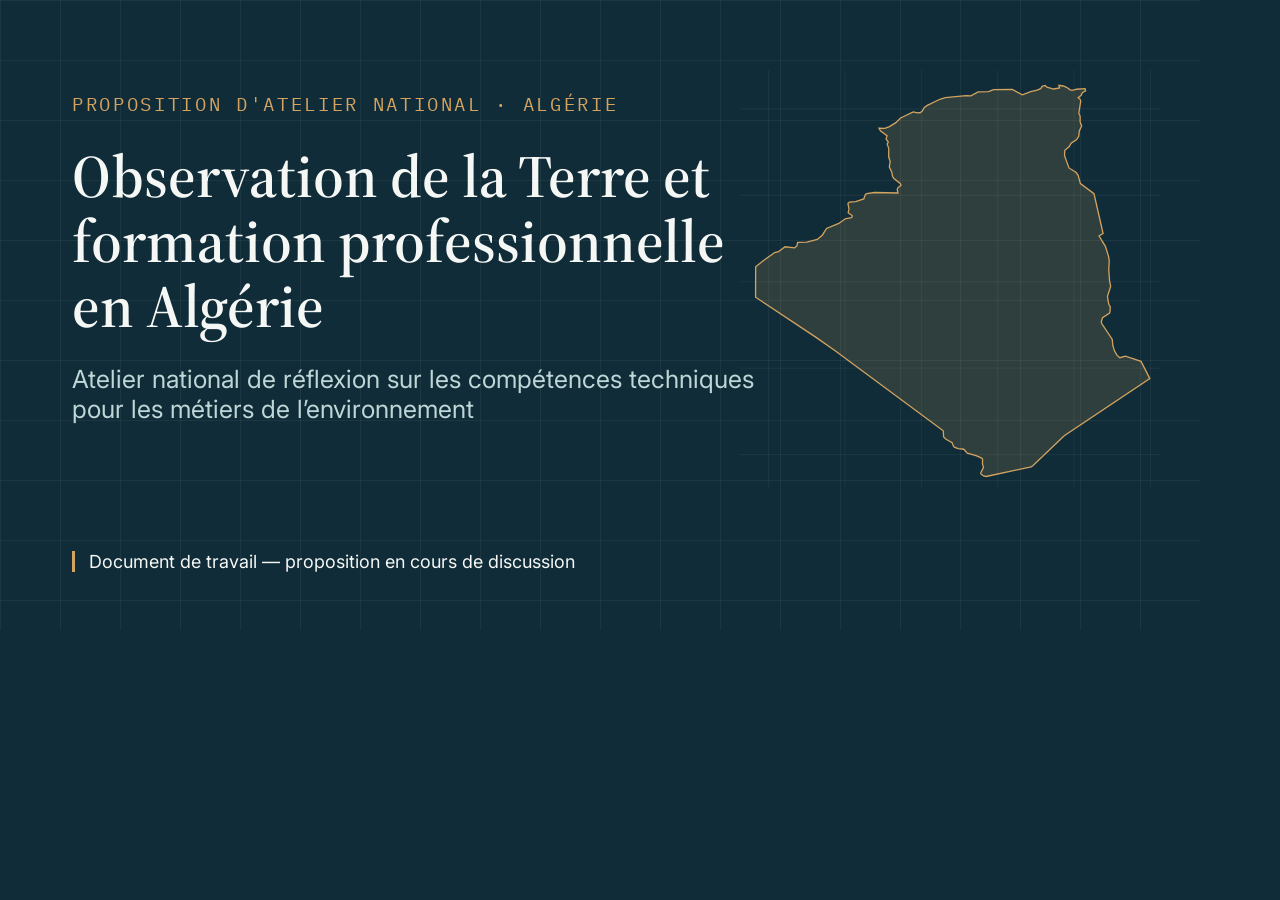
<file: tools/og.html>
<!doctype html><html lang="fr"><head><meta charset="utf-8">
<link href="https://fonts.googleapis.com/css2?family=IBM+Plex+Mono:wght@400&family=Inter:wght@400;500&family=Source+Serif+4:opsz,wght@8..60,600&display=swap" rel="stylesheet">
<style>
html,body{margin:0;width:1200px;height:630px;overflow:hidden}
body{background:#102C38;color:#F5F7F5;font-family:Inter,sans-serif;position:relative}
body::before{content:"";position:absolute;inset:0;background-image:linear-gradient(to right,rgba(255,255,255,.05) 1px,transparent 1px),linear-gradient(to bottom,rgba(255,255,255,.05) 1px,transparent 1px);background-size:60px 60px}
.t{position:absolute;left:72px;top:92px;width:700px}
.o{font-family:"IBM Plex Mono",monospace;font-size:19px;letter-spacing:.14em;color:#D3A35F;text-transform:uppercase;margin-bottom:28px}
h1{font-family:"Source Serif 4",serif;font-weight:600;font-size:60px;line-height:1.08;margin:0 0 26px}
p{font-size:25px;color:#BFD6D6;margin:0}
.s{position:absolute;left:72px;bottom:58px;font-size:18px;color:#F5F7F5;border-left:3px solid #D3A35F;padding-left:14px}
.m{position:absolute;right:40px;top:70px;width:420px}
.m img{width:100%}
</style></head><body>
<div class="t"><div class="o">Proposition d'atelier national · Algérie</div>
<h1>Observation de la Terre et formation professionnelle en Algérie</h1>
<p>Atelier national de réflexion sur les compétences techniques pour les métiers de l’environnement</p></div>
<div class="m"><img src="algerie-contour-dark.svg" alt=""></div>
<div class="s">Document de travail — proposition en cours de discussion</div>
</body></html>
</file>
<file: assets/css/styles.css>
/* =====================================================================
   Observation de la Terre et formation professionnelle en Algérie
   Style « atelier technique d'observation de la Terre »
   ===================================================================== */

/* ---------- 1. Jetons ---------- */
:root {
  --ink: #102C38;          /* bleu profond */
  --ink-deep: #0A1D26;     /* fond des bandeaux sombres */
  --slate: #263D4B;
  --teal: #147D82;         /* sarcelle scientifique */
  --teal-dark: #0F6266;
  --teal-light: #5CC3C4;   /* sarcelle lisible sur fond sombre */
  --ochre: #D3A35F;        /* ocre saharien */
  --ochre-text: #7F5A1E;
  --ochre-soft: #F6EBD9;
  --paper: #F5F7F5;        /* blanc minéral */
  --white: #FFFFFF;
  --muted: #4F6672;
  --line: rgba(16, 44, 56, 0.12);
  --line-strong: rgba(16, 44, 56, 0.24);
  --line-dark: rgba(255, 255, 255, 0.14);

  --sans: "IBM Plex Sans", system-ui, -apple-system, "Segoe UI", Roboto, Arial, sans-serif;
  --mono: "IBM Plex Mono", ui-monospace, Consolas, monospace;

  --wrap: 1160px;
  --gutter: clamp(16px, 4vw, 40px);
  --nav-h: 56px;
  color-scheme: light;
}

/* ---------- 2. Base ---------- */
*, *::before, *::after { box-sizing: border-box; }
html { scroll-behavior: smooth; scroll-padding-top: calc(var(--nav-h) + 12px); -webkit-text-size-adjust: 100%; }
body { margin: 0; background: var(--white); color: var(--slate); font-family: var(--sans); font-size: clamp(16px, .2vw + 15.3px, 17px); line-height: 1.62; overflow-x: hidden; }
img { max-width: 100%; height: auto; display: block; }
a { color: var(--teal-dark); text-underline-offset: 3px; text-decoration-thickness: 1px; }
a:hover { color: var(--ink); }
p { margin: 0 0 1em; }
h1, h2, h3, h4 { font-family: var(--sans); color: var(--ink); font-weight: 600; line-height: 1.2; margin: 0 0 .5em; letter-spacing: -.012em; }
h2 { font-size: clamp(1.55rem, 1.3vw + 1rem, 2.1rem); }
h3 { font-size: 1.15rem; }
.mono { font-family: var(--mono); }
:focus-visible { outline: 2px solid var(--teal); outline-offset: 3px; }
.skip-link { position: absolute; left: 16px; top: -60px; z-index: 200; background: var(--ink); color: #fff; padding: 10px 16px; font-weight: 600; text-decoration: none; }
.skip-link:focus { top: 10px; color: #fff; }
.wrap { max-width: var(--wrap); margin: 0 auto; padding: 0 var(--gutter); }
.ext::after { content: " ↗"; font-size: .85em; }

/* ---------- 3. Navigation ---------- */
.site-nav { position: sticky; top: 0; z-index: 100; background: var(--ink-deep); border-bottom: 1px solid var(--line-dark); }
.site-nav .wrap { display: flex; align-items: center; gap: 20px; height: var(--nav-h); }
.brand { display: flex; align-items: center; gap: 10px; color: #fff; text-decoration: none; font-weight: 600; font-size: .95rem; white-space: nowrap; letter-spacing: .01em; }
.brand:hover { color: #fff; }
.brand img { width: 24px; height: 24px; }
.brand small { font-family: var(--mono); font-weight: 400; font-size: .7rem; color: var(--ochre); letter-spacing: .08em; margin-left: 2px; }
.nav-list { display: flex; list-style: none; margin: 0 0 0 auto; padding: 0; gap: 2px; }
.nav-list a { display: block; padding: 7px 10px; color: rgba(255,255,255,.74); text-decoration: none; font-size: .84rem; font-weight: 500; white-space: nowrap; border-bottom: 2px solid transparent; }
.nav-list a:hover { color: #fff; }
.nav-list a[aria-current="true"] { color: #fff; border-bottom-color: var(--teal-light); }
.nav-list a:focus-visible, .nav-toggle:focus-visible { outline-color: var(--ochre); }
.nav-toggle { display: none; margin-left: auto; background: none; border: 1px solid rgba(255,255,255,.3); color: #fff; padding: 7px 12px; font: 500 .8rem var(--mono); letter-spacing: .06em; text-transform: uppercase; cursor: pointer; }
@media (max-width: 1000px) {
  .nav-toggle { display: block; }
  .nav-list { display: none; position: absolute; left: 0; right: 0; top: var(--nav-h); flex-direction: column; padding: 8px var(--gutter) 14px; background: var(--ink-deep); box-shadow: 0 12px 24px rgba(0,0,0,.3); }
  .nav-list.is-open { display: flex; }
  .nav-list a { padding: 12px 4px; font-size: .95rem; border-bottom: 1px solid var(--line-dark); }
  .nav-list a[aria-current="true"] { border-bottom-color: var(--teal-light); }
}

/* ---------- 4. Bandeau de statut ---------- */
.status { background: var(--ochre-soft); border-bottom: 1px solid rgba(211,163,95,.55); color: var(--ink); }
.status .wrap { display: flex; align-items: center; gap: 12px; padding-top: 8px; padding-bottom: 8px; font-family: var(--mono); font-size: .76rem; letter-spacing: .06em; text-transform: uppercase; }
.status .dot { width: 8px; height: 8px; background: var(--ochre); flex-shrink: 0; box-shadow: 0 0 0 3px rgba(211,163,95,.28); }
.status strong { font-weight: 500; }

/* ---------- 5. Héro (scène satellitaire) ---------- */
.hero { position: relative; background: var(--ink-deep); color: #fff; overflow: hidden; isolation: isolate; }
.hero-bg { position: absolute; inset: 0; z-index: -2; }
.hero-bg img { width: 100%; height: 100%; object-fit: cover; object-position: 60% 50%; }
.hero::before { /* voile pour la lisibilité */
  content: ""; position: absolute; inset: 0; z-index: -1;
  background: linear-gradient(90deg, rgba(10,29,38,.96) 0%, rgba(10,29,38,.88) 42%, rgba(10,29,38,.55) 72%, rgba(10,29,38,.35) 100%);
}
.hero::after { /* graticule */
  content: ""; position: absolute; inset: 0; z-index: -1; pointer-events: none;
  background-image: linear-gradient(to right, rgba(255,255,255,.07) 1px, transparent 1px), linear-gradient(to bottom, rgba(255,255,255,.07) 1px, transparent 1px);
  background-size: 120px 120px;
}
.hero .wrap { position: relative; padding-top: clamp(48px, 7vw, 96px); padding-bottom: clamp(28px, 4vw, 44px); }
.hero-main { max-width: 760px; }
.overline { display: flex; align-items: center; gap: 10px; font-family: var(--mono); font-size: .74rem; letter-spacing: .16em; text-transform: uppercase; color: var(--ochre); margin-bottom: 1.2rem; }
.overline::before { content: ""; width: 26px; height: 1px; background: var(--ochre); }
.hero h1 { color: #fff; font-size: clamp(2rem, 2.6vw + 1rem, 3.05rem); line-height: 1.1; font-weight: 600; letter-spacing: -.02em; margin-bottom: .45em; }
.subtitle { font-size: clamp(1.05rem, .5vw + .95rem, 1.25rem); color: var(--teal-light); font-weight: 500; margin-bottom: 1.2rem; line-height: 1.4; }
.hero .lede { color: rgba(255,255,255,.86); font-size: 1.06rem; max-width: 40rem; }
.actions { display: flex; flex-wrap: wrap; gap: 10px; margin-top: 26px; }
.btn { display: inline-flex; align-items: center; gap: 8px; padding: 11px 18px; font: 500 .9rem/1.2 var(--sans); text-decoration: none; border: 1px solid transparent; letter-spacing: .01em; }
.btn-primary { background: var(--teal); color: #fff; }
.btn-primary:hover { background: var(--teal-dark); color: #fff; }
.btn-ghost { border-color: rgba(255,255,255,.4); color: #fff; }
.btn-ghost:hover { border-color: #fff; color: #fff; }
.facts { list-style: none; margin: clamp(40px, 5vw, 64px) 0 0; padding: 0; display: grid; grid-template-columns: repeat(4, minmax(0, 1fr)); gap: 1px; background: var(--line-dark); border: 1px solid var(--line-dark); }
.facts li { background: rgba(10,29,38,.72); backdrop-filter: blur(3px); padding: 16px 18px; margin: 0; font-size: .93rem; line-height: 1.4; color: #fff; }
.facts .idx { display: block; font-family: var(--mono); font-size: .7rem; letter-spacing: .12em; color: var(--ochre); margin-bottom: 6px; }
.scene-tag { display: flex; flex-wrap: wrap; justify-content: space-between; gap: 6px 20px; margin-top: 14px; font-family: var(--mono); font-size: .68rem; letter-spacing: .06em; color: rgba(255,255,255,.62); }
.scene-tag a { color: rgba(255,255,255,.8); }

/* ---------- 6. Présentation (suite) ---------- */
.overview { padding: clamp(44px, 5vw, 72px) 0; border-bottom: 1px solid var(--line); }
.overview-grid { display: grid; grid-template-columns: minmax(0, 1.45fr) minmax(0, 1fr); gap: clamp(24px, 4vw, 56px); align-items: start; }
.preliminary { background: var(--paper); border-left: 3px solid var(--ochre); padding: 14px 18px; font-size: .94rem; color: var(--slate); margin-bottom: 28px; }
.preliminary b { display: block; font-family: var(--mono); font-size: .7rem; letter-spacing: .12em; text-transform: uppercase; color: var(--ochre-text); font-weight: 500; margin-bottom: 4px; }
.audience { border: 1px solid var(--line-strong); background: var(--white); }
.audience > div { padding: 18px 20px; }
.audience > div + div { border-top: 1px solid var(--line); }
.audience h3 { font-family: var(--mono); font-size: .7rem; letter-spacing: .12em; text-transform: uppercase; color: var(--muted); font-weight: 500; margin-bottom: 6px; }
.audience p { margin: 0; font-size: .93rem; }
.audience .primary { font-size: 1.05rem; color: var(--ink); font-weight: 600; line-height: 1.35; margin-bottom: 6px; }

/* ---------- 7. Sections ---------- */
.section { padding: clamp(56px, 7vw, 96px) 0; border-bottom: 1px solid var(--line); position: relative; }
.section.alt { background: var(--paper); }
.sec-head { max-width: 48rem; margin-bottom: clamp(26px, 3.4vw, 42px); }
.sec-index { display: flex; align-items: center; gap: 12px; font-family: var(--mono); font-size: .74rem; letter-spacing: .14em; text-transform: uppercase; color: var(--teal-dark); margin-bottom: .9rem; }
.sec-index b { font-weight: 500; color: var(--ochre-text); }
.sec-index i { flex: 0 0 40px; height: 1px; background: var(--line-strong); }
.lede { font-size: 1.05rem; max-width: 44rem; }
.label { display: inline-flex; align-items: center; gap: 10px; font-family: var(--mono); font-size: .74rem; letter-spacing: .06em; text-transform: uppercase; color: var(--ochre-text); border: 1px solid rgba(127,90,30,.45); background: var(--ochre-soft); padding: 7px 12px; margin: 0 0 24px; }
.label::before { content: ""; width: 7px; height: 7px; background: var(--ochre); }
.note { font-size: .86rem; color: var(--muted); border-left: 2px solid var(--ochre); padding-left: 12px; margin: 22px 0 0; max-width: 46rem; }

/* Coins de visée (HUD) */
.hud { position: relative; }
.hud::before, .hud::after { content: ""; position: absolute; width: 16px; height: 16px; border: 0 solid var(--ochre); z-index: 2; pointer-events: none; }
.hud::before { top: 8px; left: 8px; border-top-width: 2px; border-left-width: 2px; }
.hud::after { bottom: 8px; right: 8px; border-bottom-width: 2px; border-right-width: 2px; }

/* ---------- 8. Domaines ---------- */
.domains { display: grid; grid-template-columns: repeat(2, minmax(0, 1fr)); gap: clamp(20px, 2.6vw, 30px); }
.domain { background: var(--white); border: 1px solid var(--line-strong); display: flex; flex-direction: column; }
.domain figure { margin: 0; }
.domain figure .hud { background: var(--ink); }
.domain figure img { width: 100%; aspect-ratio: 16 / 10; object-fit: cover; }
.meta { display: flex; flex-wrap: wrap; gap: 4px 14px; background: var(--ink-deep); color: rgba(255,255,255,.82); font-family: var(--mono); font-size: .68rem; letter-spacing: .05em; text-transform: uppercase; padding: 7px 14px; }
.meta span + span::before { content: "·"; margin-right: 14px; color: var(--ochre); }
.domain figcaption { font-size: .72rem; line-height: 1.45; color: var(--muted); padding: 8px 18px 0; }
.domain-body { padding: 14px 20px 20px; }
.domain-head { display: flex; align-items: baseline; gap: 12px; margin-bottom: 4px; }
.domain .num { font-family: var(--mono); font-size: .78rem; color: var(--ochre-text); }
.domain h3 { font-size: 1.3rem; margin: 0; }
.domain .scope { font-size: .88rem; color: var(--teal-dark); font-weight: 500; margin: 2px 0 .7em; }
.domain p { font-size: .94rem; }
.domain h4 { font-family: var(--mono); font-size: .7rem; letter-spacing: .12em; text-transform: uppercase; color: var(--muted); margin: 14px 0 6px; font-weight: 500; }
.skills { list-style: none; margin: 0; padding: 0; font-size: .92rem; }
.skills li { padding: 6px 0 6px 20px; border-top: 1px dashed var(--line-strong); position: relative; margin: 0; }
.skills li::before { content: "›"; position: absolute; left: 4px; top: 5px; color: var(--teal); font-weight: 600; }

/* Comparateur avant / après */
.compare { position: relative; overflow: hidden; user-select: none; aspect-ratio: 16 / 10; }
.compare img { position: absolute; inset: 0; width: 100%; height: 100%; object-fit: cover; aspect-ratio: auto; }
.compare .after { clip-path: inset(0 0 0 var(--pos, 50%)); }
.compare .handle { position: absolute; top: 0; bottom: 0; left: var(--pos, 50%); width: 2px; background: #fff; transform: translateX(-1px); pointer-events: none; z-index: 3; box-shadow: 0 0 0 1px rgba(10,29,38,.35); }
.compare .handle::after { content: "\25C0  \25B6"; position: absolute; top: 50%; left: 50%; transform: translate(-50%, -50%); background: #fff; color: var(--ink); font-size: .6rem; letter-spacing: 2px; padding: 7px 8px; white-space: nowrap; box-shadow: 0 2px 8px rgba(0,0,0,.25); }
.compare input[type="range"] { position: absolute; inset: 0; width: 100%; height: 100%; opacity: 0; cursor: ew-resize; margin: 0; z-index: 4; }
.compare:has(input:focus-visible) { outline: 2px solid var(--teal); outline-offset: 3px; }
.compare .tag { position: absolute; bottom: 10px; z-index: 3; font-family: var(--mono); font-size: .66rem; letter-spacing: .06em; text-transform: uppercase; color: #fff; background: rgba(10,29,38,.8); padding: 3px 8px; pointer-events: none; }
.compare .tag.l { left: 10px; }
.compare .tag.r { right: 10px; }
.compare.hud::before, .compare.hud::after { z-index: 3; }

/* Trois piliers */
.pillars { list-style: none; margin: 22px 0 0; padding: 0; display: grid; grid-template-columns: repeat(3, minmax(0, 1fr)); border-top: 2px solid var(--ink); }
.pillars li { margin: 0; padding: 12px 14px 4px 0; font-size: .88rem; color: var(--slate); }
.pillars li + li { padding-left: 14px; border-left: 1px solid var(--line); }
.pillars b { display: block; font-family: var(--mono); font-size: .74rem; font-weight: 500; letter-spacing: .12em; text-transform: uppercase; color: var(--teal-dark); margin-bottom: 4px; }
@media (max-width: 560px) {
  .pillars { grid-template-columns: minmax(0, 1fr); }
  .pillars li + li { padding-left: 0; border-left: 0; border-top: 1px solid var(--line); }
}

/* ---------- 9. Programme ---------- */
.days { list-style: none; margin: 0; padding: 0; display: grid; grid-template-columns: repeat(3, minmax(0, 1fr)); gap: 0; border: 1px solid var(--line-strong); background: var(--white); counter-reset: day; }
.day { counter-increment: day; padding: 22px 22px 22px; margin: 0; position: relative; }
.day + .day { border-left: 1px solid var(--line-strong); }
.day::before { content: ""; position: absolute; top: 0; left: 0; right: 0; height: 4px; background: var(--teal); opacity: calc(.45 + var(--step, 0) * .27); }
.day:nth-child(1) { --step: 0; } .day:nth-child(2) { --step: 1; } .day:nth-child(3) { --step: 2; }
.day:last-child::before { background: var(--ochre); opacity: 1; }
.day .when { display: flex; justify-content: space-between; font-family: var(--mono); font-size: .72rem; letter-spacing: .12em; text-transform: uppercase; color: var(--teal-dark); }
.day .when::after { content: counter(day, decimal-leading-zero) " / 03"; color: var(--muted); }
.day h3 { margin: 8px 0 12px; font-size: 1.2rem; }
.day ul { list-style: none; margin: 0; padding: 0; font-size: .93rem; }
.day li { padding: 6px 0 6px 20px; border-top: 1px dashed var(--line-strong); position: relative; margin: 0; }
.day li::before { content: "›"; position: absolute; left: 4px; top: 5px; color: var(--teal); font-weight: 600; }

/* ---------- 10. Experts ---------- */
.people { list-style: none; margin: 0; padding: 0; display: grid; grid-template-columns: repeat(3, minmax(0, 1fr)); gap: clamp(16px, 2.2vw, 26px); }
.people li { margin: 0; }
.person { height: 100%; background: var(--white); border: 1px solid var(--line-strong); display: flex; flex-direction: column; }
.portrait { aspect-ratio: 4 / 5; background: var(--ink); overflow: hidden; position: relative; }
.portrait img { width: 100%; height: 100%; object-fit: cover; object-position: 50% 25%; }
.portrait .initials { position: absolute; inset: 0; display: grid; place-items: center; text-align: center; color: #fff; background:
  linear-gradient(to right, rgba(255,255,255,.06) 1px, transparent 1px) 0 0 / 32px 32px,
  linear-gradient(to bottom, rgba(255,255,255,.06) 1px, transparent 1px) 0 0 / 32px 32px, var(--ink); }
.portrait .initials span { font: 500 2.2rem var(--mono); letter-spacing: .06em; }
.portrait .initials small { display: block; font: 400 .66rem var(--mono); letter-spacing: .12em; text-transform: uppercase; color: rgba(255,255,255,.6); margin-top: 8px; }
.person-body { padding: 14px 18px 16px; display: flex; flex-direction: column; flex: 1; }
.person h3 { font-size: 1.1rem; margin: 0 0 2px; }
.person .role { align-self: flex-start; font-family: var(--mono); font-size: .66rem; letter-spacing: .08em; text-transform: uppercase; color: #fff; background: var(--teal); padding: 2px 7px; margin-bottom: 8px; }
.person .inst { font-size: .86rem; color: var(--muted); line-height: 1.4; margin: 0 0 10px; }
.person .spec { font-size: .91rem; margin: 0 0 12px; }
.person .foot { margin-top: auto; display: flex; flex-wrap: wrap; justify-content: space-between; align-items: center; gap: 6px 12px; padding-top: 10px; border-top: 1px dashed var(--line-strong); font-size: .84rem; }
.person .foot a { font-weight: 500; }
.person .state { font-family: var(--mono); font-size: .68rem; letter-spacing: .06em; text-transform: uppercase; color: var(--ochre-text); }
.photo-credit { font-size: .74rem; color: var(--muted); margin-top: 14px; }

/* ---------- 11. Institutions ---------- */
.inst-groups { display: grid; grid-template-columns: repeat(2, minmax(0, 1fr)); gap: clamp(20px, 2.6vw, 30px); }
.inst-group { border: 1px solid var(--line-strong); background: var(--white); align-self: start; }
.inst-group h3 { margin: 0; padding: 10px 16px; background: var(--ink-deep); color: #fff; font-family: var(--mono); font-size: .72rem; font-weight: 500; letter-spacing: .12em; text-transform: uppercase; }
.inst-group ul { list-style: none; margin: 0; padding: 0; }
.inst-group li { display: grid; grid-template-columns: 76px minmax(0, 1fr); gap: 2px 14px; padding: 12px 16px; border-top: 1px solid var(--line); margin: 0; }
.inst-group li:first-child { border-top: 0; }
.acr { align-self: start; font: 500 .78rem var(--mono); letter-spacing: .04em; color: var(--teal-dark); border: 1px solid rgba(20,125,130,.4); background: rgba(20,125,130,.06); padding: 3px 6px; text-align: center; }
.inst-name { font-weight: 600; color: var(--ink); font-size: .93rem; line-height: 1.35; }
.inst-desc { font-size: .87rem; color: var(--slate); margin: 2px 0 3px; }
.inst-link { font-family: var(--mono); font-size: .74rem; }
.inst-link .nolink { color: var(--muted); }

/* ---------- 12. Résultats ---------- */
.output { display: grid; grid-template-columns: minmax(0, 1.25fr) minmax(0, .75fr); border: 1px solid var(--ink); }
.output-main { background: var(--ink-deep); color: #fff; padding: clamp(24px, 3.4vw, 40px); position: relative; }
.output-main::after { content: ""; position: absolute; inset: 0; pointer-events: none; background-image: linear-gradient(to right, rgba(255,255,255,.05) 1px, transparent 1px), linear-gradient(to bottom, rgba(255,255,255,.05) 1px, transparent 1px); background-size: 40px 40px; }
.output-main > * { position: relative; z-index: 1; }
.doc-type { font-family: var(--mono); font-size: .72rem; letter-spacing: .14em; text-transform: uppercase; color: var(--ochre); margin-bottom: 12px; }
.output-main h3 { color: #fff; font-size: clamp(1.2rem, .8vw + 1rem, 1.5rem); line-height: 1.32; margin-bottom: 20px; }
.output-main ol { list-style: none; margin: 0; padding: 0; counter-reset: item; }
.output-main li { counter-increment: item; display: grid; grid-template-columns: 40px 1fr; padding: 10px 0; border-top: 1px solid var(--line-dark); margin: 0; font-size: .98rem; }
.output-main li::before { content: counter(item, decimal-leading-zero); font-family: var(--mono); font-size: .8rem; color: var(--teal-light); padding-top: 2px; }
.output-side { background: var(--white); padding: clamp(22px, 3vw, 34px); display: flex; flex-direction: column; }
.output-side h3 { font-family: var(--mono); font-size: .72rem; letter-spacing: .12em; text-transform: uppercase; color: var(--muted); font-weight: 500; margin-bottom: 12px; }
.flow { list-style: none; margin: 0 0 22px; padding: 0; }
.flow li { position: relative; padding: 9px 0 9px 28px; margin: 0; font-size: .95rem; color: var(--ink); }
.flow li::before { content: ""; position: absolute; left: 6px; top: 15px; width: 9px; height: 9px; border: 2px solid var(--teal); background: var(--white); }
.flow li:not(:last-child)::after { content: ""; position: absolute; left: 11px; top: 26px; bottom: -8px; width: 1px; background: var(--teal); }
.flow li:last-child::before { background: var(--teal); }
.caveat { margin-top: auto; border-top: 1px dashed var(--line-strong); padding-top: 14px; font-size: .88rem; color: var(--muted); }

/* ---------- 13. Pied de page ---------- */
.site-footer { background: var(--ink-deep); color: rgba(255,255,255,.76); padding: clamp(36px, 5vw, 56px) 0 22px; font-size: .86rem; }
.site-footer a { color: var(--teal-light); }
.site-footer a:hover { color: #fff; }
.footer-grid { display: grid; grid-template-columns: minmax(0, 1.3fr) minmax(0, 1fr) minmax(0, 1fr); gap: clamp(24px, 4vw, 52px); }
.site-footer h2 { color: #fff; font-size: 1.02rem; }
.site-footer h3 { color: var(--ochre); font: 500 .7rem var(--mono); letter-spacing: .14em; text-transform: uppercase; margin-bottom: 10px; }
.site-footer ul { list-style: none; margin: 0; padding: 0; }
.site-footer li + li { margin-top: 6px; }
.site-footer dl { margin: 0; }
.site-footer dd { margin: 0 0 6px; color: #fff; }
.site-footer dd.coord { display: flex; flex-direction: column; gap: 1px; margin-bottom: 14px; }
.site-footer dd.coord span { color: rgba(255,255,255,.7); font-size: .82rem; }
.footer-bottom { margin-top: 30px; padding-top: 14px; border-top: 1px solid var(--line-dark); display: flex; flex-wrap: wrap; justify-content: space-between; gap: 10px; font-family: var(--mono); font-size: .7rem; letter-spacing: .05em; color: rgba(255,255,255,.55); }

/* ---------- 14. Responsive ---------- */
@media (max-width: 1000px) {
  .people { grid-template-columns: repeat(2, minmax(0, 1fr)); }
  .facts { grid-template-columns: repeat(2, minmax(0, 1fr)); }
}
@media (max-width: 860px) {
  .overview-grid, .inst-groups, .output { grid-template-columns: minmax(0, 1fr); }
  .domains { grid-template-columns: minmax(0, 1fr); }
  .days { grid-template-columns: minmax(0, 1fr); }
  .day + .day { border-left: 0; border-top: 1px solid var(--line-strong); }
  .hero::before { background: linear-gradient(180deg, rgba(10,29,38,.92) 0%, rgba(10,29,38,.86) 60%, rgba(10,29,38,.7) 100%); }
  .footer-grid { grid-template-columns: 1fr 1fr; }
  .footer-grid > :first-child { grid-column: 1 / -1; }
}
@media (max-width: 560px) {
  .facts { grid-template-columns: minmax(0, 1fr); }
  .people { grid-template-columns: minmax(0, 1fr); }
  .person { flex-direction: row; }
  .portrait { width: 112px; flex-shrink: 0; aspect-ratio: auto; min-height: 150px; }
  .portrait .initials span { font-size: 1.4rem; }
  .portrait .initials small { display: none; }
  .inst-group li { grid-template-columns: 64px minmax(0, 1fr); padding: 12px; }
  .footer-grid { grid-template-columns: 1fr; }
  .brand small { display: none; }
  .status .wrap { font-size: .68rem; letter-spacing: .03em; }
  .meta { font-size: .62rem; }
}
@media (prefers-reduced-motion: reduce) { html { scroll-behavior: auto; } }

/* ---------- 15. Impression ---------- */
@media print {
  @page { size: A4; margin: 14mm 13mm 15mm; }
  body { font-size: 9.5pt; line-height: 1.45; color: #000; }
  .site-nav, .skip-link, .actions, .nav-toggle, .hero-bg { display: none !important; }
  .wrap { max-width: none; padding: 0; }
  .hero { background: #fff; color: #000; }
  .hero::before, .hero::after, .output-main::after { display: none; }
  .hero .wrap { padding: 2mm 0 4mm; }
  .hero h1, .facts li, .scene-tag, .scene-tag a { color: #000; }
  .hero .lede { color: #000; }
  .subtitle { color: var(--teal-dark); }
  .facts { background: #fff; border-color: #999; }
  .facts li { background: #fff; backdrop-filter: none; border: 1px solid #ccc; }
  .scene-tag { display: none; }
  .status { background: #fff; border: 1px solid #000; }
  .section, .overview { padding: 7mm 0 0; border: 0; background: #fff !important; }
  h2 { font-size: 14pt; break-after: avoid; }
  .domains { grid-template-columns: repeat(2, 1fr); }
  .domain figure img { aspect-ratio: 16 / 8; }
  .compare .after, .compare .handle, .compare input { display: none; }
  .compare { aspect-ratio: 16 / 8; }
  .days { grid-template-columns: repeat(3, 1fr); }
  .people { grid-template-columns: repeat(3, 1fr); }
  .portrait { aspect-ratio: 1 / 1; }
  .output { grid-template-columns: 1.2fr .8fr; }
  .output-main { background: #fff; color: #000; border-right: 1px solid #000; }
  .output-main h3 { color: #000; }
  .domain, .day, .person, .inst-group, .output, .facts li { break-inside: avoid; }
  .site-footer { background: #fff; color: #000; border-top: 1px solid #000; }
  .site-footer h2, .site-footer dd, .site-footer a { color: #000; }
  a { color: #000; text-decoration: none; }
}
</file>
<file: docs/assets/css/styles.css>
/* =====================================================================
   Observation de la Terre et formation professionnelle en Algérie
   Style « atelier technique d'observation de la Terre »
   ===================================================================== */

/* ---------- 1. Jetons ---------- */
:root {
  --ink: #102C38;          /* bleu profond */
  --ink-deep: #0A1D26;     /* fond des bandeaux sombres */
  --slate: #263D4B;
  --teal: #147D82;         /* sarcelle scientifique */
  --teal-dark: #0F6266;
  --teal-light: #5CC3C4;   /* sarcelle lisible sur fond sombre */
  --ochre: #D3A35F;        /* ocre saharien */
  --ochre-text: #7F5A1E;
  --ochre-soft: #F6EBD9;
  --paper: #F5F7F5;        /* blanc minéral */
  --white: #FFFFFF;
  --muted: #4F6672;
  --line: rgba(16, 44, 56, 0.12);
  --line-strong: rgba(16, 44, 56, 0.24);
  --line-dark: rgba(255, 255, 255, 0.14);

  --sans: "IBM Plex Sans", system-ui, -apple-system, "Segoe UI", Roboto, Arial, sans-serif;
  --mono: "IBM Plex Mono", ui-monospace, Consolas, monospace;

  --wrap: 1160px;
  --gutter: clamp(16px, 4vw, 40px);
  --nav-h: 56px;
  color-scheme: light;
}

/* ---------- 2. Base ---------- */
*, *::before, *::after { box-sizing: border-box; }
html { scroll-behavior: smooth; scroll-padding-top: calc(var(--nav-h) + 12px); -webkit-text-size-adjust: 100%; }
body { margin: 0; background: var(--white); color: var(--slate); font-family: var(--sans); font-size: clamp(16px, .2vw + 15.3px, 17px); line-height: 1.62; overflow-x: hidden; }
img { max-width: 100%; height: auto; display: block; }
a { color: var(--teal-dark); text-underline-offset: 3px; text-decoration-thickness: 1px; }
a:hover { color: var(--ink); }
p { margin: 0 0 1em; }
h1, h2, h3, h4 { font-family: var(--sans); color: var(--ink); font-weight: 600; line-height: 1.2; margin: 0 0 .5em; letter-spacing: -.012em; }
h2 { font-size: clamp(1.55rem, 1.3vw + 1rem, 2.1rem); }
h3 { font-size: 1.15rem; }
.mono { font-family: var(--mono); }
:focus-visible { outline: 2px solid var(--teal); outline-offset: 3px; }
.skip-link { position: absolute; left: 16px; top: -60px; z-index: 200; background: var(--ink); color: #fff; padding: 10px 16px; font-weight: 600; text-decoration: none; }
.skip-link:focus { top: 10px; color: #fff; }
.wrap { max-width: var(--wrap); margin: 0 auto; padding: 0 var(--gutter); }
.ext::after { content: " ↗"; font-size: .85em; }

/* ---------- 3. Navigation ---------- */
.site-nav { position: sticky; top: 0; z-index: 100; background: var(--ink-deep); border-bottom: 1px solid var(--line-dark); }
.site-nav .wrap { display: flex; align-items: center; gap: 20px; height: var(--nav-h); }
.brand { display: flex; align-items: center; gap: 10px; color: #fff; text-decoration: none; font-weight: 600; font-size: .95rem; white-space: nowrap; letter-spacing: .01em; }
.brand:hover { color: #fff; }
.brand img { width: 24px; height: 24px; }
.brand small { font-family: var(--mono); font-weight: 400; font-size: .7rem; color: var(--ochre); letter-spacing: .08em; margin-left: 2px; }
.nav-list { display: flex; list-style: none; margin: 0 0 0 auto; padding: 0; gap: 2px; }
.nav-list a { display: block; padding: 7px 10px; color: rgba(255,255,255,.74); text-decoration: none; font-size: .84rem; font-weight: 500; white-space: nowrap; border-bottom: 2px solid transparent; }
.nav-list a:hover { color: #fff; }
.nav-list a[aria-current="true"] { color: #fff; border-bottom-color: var(--teal-light); }
.nav-list a:focus-visible, .nav-toggle:focus-visible { outline-color: var(--ochre); }
.nav-toggle { display: none; margin-left: auto; background: none; border: 1px solid rgba(255,255,255,.3); color: #fff; padding: 7px 12px; font: 500 .8rem var(--mono); letter-spacing: .06em; text-transform: uppercase; cursor: pointer; }
@media (max-width: 1000px) {
  .nav-toggle { display: block; }
  .nav-list { display: none; position: absolute; left: 0; right: 0; top: var(--nav-h); flex-direction: column; padding: 8px var(--gutter) 14px; background: var(--ink-deep); box-shadow: 0 12px 24px rgba(0,0,0,.3); }
  .nav-list.is-open { display: flex; }
  .nav-list a { padding: 12px 4px; font-size: .95rem; border-bottom: 1px solid var(--line-dark); }
  .nav-list a[aria-current="true"] { border-bottom-color: var(--teal-light); }
}

/* ---------- 4. Bandeau de statut ---------- */
.status { background: var(--ochre-soft); border-bottom: 1px solid rgba(211,163,95,.55); color: var(--ink); }
.status .wrap { display: flex; align-items: center; gap: 12px; padding-top: 8px; padding-bottom: 8px; font-family: var(--mono); font-size: .76rem; letter-spacing: .06em; text-transform: uppercase; }
.status .dot { width: 8px; height: 8px; background: var(--ochre); flex-shrink: 0; box-shadow: 0 0 0 3px rgba(211,163,95,.28); }
.status strong { font-weight: 500; }

/* ---------- 5. Héro (scène satellitaire) ---------- */
.hero { position: relative; background: var(--ink-deep); color: #fff; overflow: hidden; isolation: isolate; }
.hero-bg { position: absolute; inset: 0; z-index: -2; }
.hero-bg img { width: 100%; height: 100%; object-fit: cover; object-position: 60% 50%; }
.hero::before { /* voile pour la lisibilité */
  content: ""; position: absolute; inset: 0; z-index: -1;
  background: linear-gradient(90deg, rgba(10,29,38,.96) 0%, rgba(10,29,38,.88) 42%, rgba(10,29,38,.55) 72%, rgba(10,29,38,.35) 100%);
}
.hero::after { /* graticule */
  content: ""; position: absolute; inset: 0; z-index: -1; pointer-events: none;
  background-image: linear-gradient(to right, rgba(255,255,255,.07) 1px, transparent 1px), linear-gradient(to bottom, rgba(255,255,255,.07) 1px, transparent 1px);
  background-size: 120px 120px;
}
.hero .wrap { position: relative; padding-top: clamp(48px, 7vw, 96px); padding-bottom: clamp(28px, 4vw, 44px); }
.hero-main { max-width: 760px; }
.overline { display: flex; align-items: center; gap: 10px; font-family: var(--mono); font-size: .74rem; letter-spacing: .16em; text-transform: uppercase; color: var(--ochre); margin-bottom: 1.2rem; }
.overline::before { content: ""; width: 26px; height: 1px; background: var(--ochre); }
.hero h1 { color: #fff; font-size: clamp(2rem, 2.6vw + 1rem, 3.05rem); line-height: 1.1; font-weight: 600; letter-spacing: -.02em; margin-bottom: .45em; }
.subtitle { font-size: clamp(1.05rem, .5vw + .95rem, 1.25rem); color: var(--teal-light); font-weight: 500; margin-bottom: 1.2rem; line-height: 1.4; }
.hero .lede { color: rgba(255,255,255,.86); font-size: 1.06rem; max-width: 40rem; }
.actions { display: flex; flex-wrap: wrap; gap: 10px; margin-top: 26px; }
.btn { display: inline-flex; align-items: center; gap: 8px; padding: 11px 18px; font: 500 .9rem/1.2 var(--sans); text-decoration: none; border: 1px solid transparent; letter-spacing: .01em; }
.btn-primary { background: var(--teal); color: #fff; }
.btn-primary:hover { background: var(--teal-dark); color: #fff; }
.btn-ghost { border-color: rgba(255,255,255,.4); color: #fff; }
.btn-ghost:hover { border-color: #fff; color: #fff; }
.facts { list-style: none; margin: clamp(40px, 5vw, 64px) 0 0; padding: 0; display: grid; grid-template-columns: repeat(4, minmax(0, 1fr)); gap: 1px; background: var(--line-dark); border: 1px solid var(--line-dark); }
.facts li { background: rgba(10,29,38,.72); backdrop-filter: blur(3px); padding: 16px 18px; margin: 0; font-size: .93rem; line-height: 1.4; color: #fff; }
.facts .idx { display: block; font-family: var(--mono); font-size: .7rem; letter-spacing: .12em; color: var(--ochre); margin-bottom: 6px; }
.scene-tag { display: flex; flex-wrap: wrap; justify-content: space-between; gap: 6px 20px; margin-top: 14px; font-family: var(--mono); font-size: .68rem; letter-spacing: .06em; color: rgba(255,255,255,.62); }
.scene-tag a { color: rgba(255,255,255,.8); }

/* ---------- 6. Présentation (suite) ---------- */
.overview { padding: clamp(44px, 5vw, 72px) 0; border-bottom: 1px solid var(--line); }
.overview-grid { display: grid; grid-template-columns: minmax(0, 1.45fr) minmax(0, 1fr); gap: clamp(24px, 4vw, 56px); align-items: start; }
.preliminary { background: var(--paper); border-left: 3px solid var(--ochre); padding: 14px 18px; font-size: .94rem; color: var(--slate); margin-bottom: 28px; }
.preliminary b { display: block; font-family: var(--mono); font-size: .7rem; letter-spacing: .12em; text-transform: uppercase; color: var(--ochre-text); font-weight: 500; margin-bottom: 4px; }
.audience { border: 1px solid var(--line-strong); background: var(--white); }
.audience > div { padding: 18px 20px; }
.audience > div + div { border-top: 1px solid var(--line); }
.audience h3 { font-family: var(--mono); font-size: .7rem; letter-spacing: .12em; text-transform: uppercase; color: var(--muted); font-weight: 500; margin-bottom: 6px; }
.audience p { margin: 0; font-size: .93rem; }
.audience .primary { font-size: 1.05rem; color: var(--ink); font-weight: 600; line-height: 1.35; margin-bottom: 6px; }

/* ---------- 7. Sections ---------- */
.section { padding: clamp(56px, 7vw, 96px) 0; border-bottom: 1px solid var(--line); position: relative; }
.section.alt { background: var(--paper); }
.sec-head { max-width: 48rem; margin-bottom: clamp(26px, 3.4vw, 42px); }
.sec-index { display: flex; align-items: center; gap: 12px; font-family: var(--mono); font-size: .74rem; letter-spacing: .14em; text-transform: uppercase; color: var(--teal-dark); margin-bottom: .9rem; }
.sec-index b { font-weight: 500; color: var(--ochre-text); }
.sec-index i { flex: 0 0 40px; height: 1px; background: var(--line-strong); }
.lede { font-size: 1.05rem; max-width: 44rem; }
.label { display: inline-flex; align-items: center; gap: 10px; font-family: var(--mono); font-size: .74rem; letter-spacing: .06em; text-transform: uppercase; color: var(--ochre-text); border: 1px solid rgba(127,90,30,.45); background: var(--ochre-soft); padding: 7px 12px; margin: 0 0 24px; }
.label::before { content: ""; width: 7px; height: 7px; background: var(--ochre); }
.note { font-size: .86rem; color: var(--muted); border-left: 2px solid var(--ochre); padding-left: 12px; margin: 22px 0 0; max-width: 46rem; }

/* Coins de visée (HUD) */
.hud { position: relative; }
.hud::before, .hud::after { content: ""; position: absolute; width: 16px; height: 16px; border: 0 solid var(--ochre); z-index: 2; pointer-events: none; }
.hud::before { top: 8px; left: 8px; border-top-width: 2px; border-left-width: 2px; }
.hud::after { bottom: 8px; right: 8px; border-bottom-width: 2px; border-right-width: 2px; }

/* ---------- 8. Domaines ---------- */
.domains { display: grid; grid-template-columns: repeat(2, minmax(0, 1fr)); gap: clamp(20px, 2.6vw, 30px); }
.domain { background: var(--white); border: 1px solid var(--line-strong); display: flex; flex-direction: column; }
.domain figure { margin: 0; }
.domain figure .hud { background: var(--ink); }
.domain figure img { width: 100%; aspect-ratio: 16 / 10; object-fit: cover; }
.meta { display: flex; flex-wrap: wrap; gap: 4px 14px; background: var(--ink-deep); color: rgba(255,255,255,.82); font-family: var(--mono); font-size: .68rem; letter-spacing: .05em; text-transform: uppercase; padding: 7px 14px; }
.meta span + span::before { content: "·"; margin-right: 14px; color: var(--ochre); }
.domain figcaption { font-size: .72rem; line-height: 1.45; color: var(--muted); padding: 8px 18px 0; }
.domain-body { padding: 14px 20px 20px; }
.domain-head { display: flex; align-items: baseline; gap: 12px; margin-bottom: 4px; }
.domain .num { font-family: var(--mono); font-size: .78rem; color: var(--ochre-text); }
.domain h3 { font-size: 1.3rem; margin: 0; }
.domain .scope { font-size: .88rem; color: var(--teal-dark); font-weight: 500; margin: 2px 0 .7em; }
.domain p { font-size: .94rem; }
.domain h4 { font-family: var(--mono); font-size: .7rem; letter-spacing: .12em; text-transform: uppercase; color: var(--muted); margin: 14px 0 6px; font-weight: 500; }
.skills { list-style: none; margin: 0; padding: 0; font-size: .92rem; }
.skills li { padding: 6px 0 6px 20px; border-top: 1px dashed var(--line-strong); position: relative; margin: 0; }
.skills li::before { content: "›"; position: absolute; left: 4px; top: 5px; color: var(--teal); font-weight: 600; }

/* Comparateur avant / après */
.compare { position: relative; overflow: hidden; user-select: none; aspect-ratio: 16 / 10; }
.compare img { position: absolute; inset: 0; width: 100%; height: 100%; object-fit: cover; aspect-ratio: auto; }
.compare .after { clip-path: inset(0 0 0 var(--pos, 50%)); }
.compare .handle { position: absolute; top: 0; bottom: 0; left: var(--pos, 50%); width: 2px; background: #fff; transform: translateX(-1px); pointer-events: none; z-index: 3; box-shadow: 0 0 0 1px rgba(10,29,38,.35); }
.compare .handle::after { content: "\25C0  \25B6"; position: absolute; top: 50%; left: 50%; transform: translate(-50%, -50%); background: #fff; color: var(--ink); font-size: .6rem; letter-spacing: 2px; padding: 7px 8px; white-space: nowrap; box-shadow: 0 2px 8px rgba(0,0,0,.25); }
.compare input[type="range"] { position: absolute; inset: 0; width: 100%; height: 100%; opacity: 0; cursor: ew-resize; margin: 0; z-index: 4; }
.compare:has(input:focus-visible) { outline: 2px solid var(--teal); outline-offset: 3px; }
.compare .tag { position: absolute; bottom: 10px; z-index: 3; font-family: var(--mono); font-size: .66rem; letter-spacing: .06em; text-transform: uppercase; color: #fff; background: rgba(10,29,38,.8); padding: 3px 8px; pointer-events: none; }
.compare .tag.l { left: 10px; }
.compare .tag.r { right: 10px; }
.compare.hud::before, .compare.hud::after { z-index: 3; }

/* Trois piliers */
.pillars { list-style: none; margin: 22px 0 0; padding: 0; display: grid; grid-template-columns: repeat(3, minmax(0, 1fr)); border-top: 2px solid var(--ink); }
.pillars li { margin: 0; padding: 12px 14px 4px 0; font-size: .88rem; color: var(--slate); }
.pillars li + li { padding-left: 14px; border-left: 1px solid var(--line); }
.pillars b { display: block; font-family: var(--mono); font-size: .74rem; font-weight: 500; letter-spacing: .12em; text-transform: uppercase; color: var(--teal-dark); margin-bottom: 4px; }
@media (max-width: 560px) {
  .pillars { grid-template-columns: minmax(0, 1fr); }
  .pillars li + li { padding-left: 0; border-left: 0; border-top: 1px solid var(--line); }
}

/* ---------- 9. Programme ---------- */
.days { list-style: none; margin: 0; padding: 0; display: grid; grid-template-columns: repeat(3, minmax(0, 1fr)); gap: 0; border: 1px solid var(--line-strong); background: var(--white); counter-reset: day; }
.day { counter-increment: day; padding: 22px 22px 22px; margin: 0; position: relative; }
.day + .day { border-left: 1px solid var(--line-strong); }
.day::before { content: ""; position: absolute; top: 0; left: 0; right: 0; height: 4px; background: var(--teal); opacity: calc(.45 + var(--step, 0) * .27); }
.day:nth-child(1) { --step: 0; } .day:nth-child(2) { --step: 1; } .day:nth-child(3) { --step: 2; }
.day:last-child::before { background: var(--ochre); opacity: 1; }
.day .when { display: flex; justify-content: space-between; font-family: var(--mono); font-size: .72rem; letter-spacing: .12em; text-transform: uppercase; color: var(--teal-dark); }
.day .when::after { content: counter(day, decimal-leading-zero) " / 03"; color: var(--muted); }
.day h3 { margin: 8px 0 12px; font-size: 1.2rem; }
.day ul { list-style: none; margin: 0; padding: 0; font-size: .93rem; }
.day li { padding: 6px 0 6px 20px; border-top: 1px dashed var(--line-strong); position: relative; margin: 0; }
.day li::before { content: "›"; position: absolute; left: 4px; top: 5px; color: var(--teal); font-weight: 600; }

/* ---------- 10. Experts ---------- */
.people { list-style: none; margin: 0; padding: 0; display: grid; grid-template-columns: repeat(3, minmax(0, 1fr)); gap: clamp(16px, 2.2vw, 26px); }
.people li { margin: 0; }
.person { height: 100%; background: var(--white); border: 1px solid var(--line-strong); display: flex; flex-direction: column; }
.portrait { aspect-ratio: 4 / 5; background: var(--ink); overflow: hidden; position: relative; }
.portrait img { width: 100%; height: 100%; object-fit: cover; object-position: 50% 25%; }
.portrait .initials { position: absolute; inset: 0; display: grid; place-items: center; text-align: center; color: #fff; background:
  linear-gradient(to right, rgba(255,255,255,.06) 1px, transparent 1px) 0 0 / 32px 32px,
  linear-gradient(to bottom, rgba(255,255,255,.06) 1px, transparent 1px) 0 0 / 32px 32px, var(--ink); }
.portrait .initials span { font: 500 2.2rem var(--mono); letter-spacing: .06em; }
.portrait .initials small { display: block; font: 400 .66rem var(--mono); letter-spacing: .12em; text-transform: uppercase; color: rgba(255,255,255,.6); margin-top: 8px; }
.person-body { padding: 14px 18px 16px; display: flex; flex-direction: column; flex: 1; }
.person h3 { font-size: 1.1rem; margin: 0 0 2px; }
.person .role { align-self: flex-start; font-family: var(--mono); font-size: .66rem; letter-spacing: .08em; text-transform: uppercase; color: #fff; background: var(--teal); padding: 2px 7px; margin-bottom: 8px; }
.person .inst { font-size: .86rem; color: var(--muted); line-height: 1.4; margin: 0 0 10px; }
.person .spec { font-size: .91rem; margin: 0 0 12px; }
.person .foot { margin-top: auto; display: flex; flex-wrap: wrap; justify-content: space-between; align-items: center; gap: 6px 12px; padding-top: 10px; border-top: 1px dashed var(--line-strong); font-size: .84rem; }
.person .foot a { font-weight: 500; }
.person .state { font-family: var(--mono); font-size: .68rem; letter-spacing: .06em; text-transform: uppercase; color: var(--ochre-text); }
.photo-credit { font-size: .74rem; color: var(--muted); margin-top: 14px; }

/* ---------- 11. Institutions ---------- */
.inst-groups { display: grid; grid-template-columns: repeat(2, minmax(0, 1fr)); gap: clamp(20px, 2.6vw, 30px); }
.inst-group { border: 1px solid var(--line-strong); background: var(--white); align-self: start; }
.inst-group h3 { margin: 0; padding: 10px 16px; background: var(--ink-deep); color: #fff; font-family: var(--mono); font-size: .72rem; font-weight: 500; letter-spacing: .12em; text-transform: uppercase; }
.inst-group ul { list-style: none; margin: 0; padding: 0; }
.inst-group li { display: grid; grid-template-columns: 76px minmax(0, 1fr); gap: 2px 14px; padding: 12px 16px; border-top: 1px solid var(--line); margin: 0; }
.inst-group li:first-child { border-top: 0; }
.acr { align-self: start; font: 500 .78rem var(--mono); letter-spacing: .04em; color: var(--teal-dark); border: 1px solid rgba(20,125,130,.4); background: rgba(20,125,130,.06); padding: 3px 6px; text-align: center; }
.inst-name { font-weight: 600; color: var(--ink); font-size: .93rem; line-height: 1.35; }
.inst-desc { font-size: .87rem; color: var(--slate); margin: 2px 0 3px; }
.inst-link { font-family: var(--mono); font-size: .74rem; }
.inst-link .nolink { color: var(--muted); }

/* ---------- 12. Résultats ---------- */
.output { display: grid; grid-template-columns: minmax(0, 1.25fr) minmax(0, .75fr); border: 1px solid var(--ink); }
.output-main { background: var(--ink-deep); color: #fff; padding: clamp(24px, 3.4vw, 40px); position: relative; }
.output-main::after { content: ""; position: absolute; inset: 0; pointer-events: none; background-image: linear-gradient(to right, rgba(255,255,255,.05) 1px, transparent 1px), linear-gradient(to bottom, rgba(255,255,255,.05) 1px, transparent 1px); background-size: 40px 40px; }
.output-main > * { position: relative; z-index: 1; }
.doc-type { font-family: var(--mono); font-size: .72rem; letter-spacing: .14em; text-transform: uppercase; color: var(--ochre); margin-bottom: 12px; }
.output-main h3 { color: #fff; font-size: clamp(1.2rem, .8vw + 1rem, 1.5rem); line-height: 1.32; margin-bottom: 20px; }
.output-main ol { list-style: none; margin: 0; padding: 0; counter-reset: item; }
.output-main li { counter-increment: item; display: grid; grid-template-columns: 40px 1fr; padding: 10px 0; border-top: 1px solid var(--line-dark); margin: 0; font-size: .98rem; }
.output-main li::before { content: counter(item, decimal-leading-zero); font-family: var(--mono); font-size: .8rem; color: var(--teal-light); padding-top: 2px; }
.output-side { background: var(--white); padding: clamp(22px, 3vw, 34px); display: flex; flex-direction: column; }
.output-side h3 { font-family: var(--mono); font-size: .72rem; letter-spacing: .12em; text-transform: uppercase; color: var(--muted); font-weight: 500; margin-bottom: 12px; }
.flow { list-style: none; margin: 0 0 22px; padding: 0; }
.flow li { position: relative; padding: 9px 0 9px 28px; margin: 0; font-size: .95rem; color: var(--ink); }
.flow li::before { content: ""; position: absolute; left: 6px; top: 15px; width: 9px; height: 9px; border: 2px solid var(--teal); background: var(--white); }
.flow li:not(:last-child)::after { content: ""; position: absolute; left: 11px; top: 26px; bottom: -8px; width: 1px; background: var(--teal); }
.flow li:last-child::before { background: var(--teal); }
.caveat { margin-top: auto; border-top: 1px dashed var(--line-strong); padding-top: 14px; font-size: .88rem; color: var(--muted); }

/* ---------- 13. Pied de page ---------- */
.site-footer { background: var(--ink-deep); color: rgba(255,255,255,.76); padding: clamp(36px, 5vw, 56px) 0 22px; font-size: .86rem; }
.site-footer a { color: var(--teal-light); }
.site-footer a:hover { color: #fff; }
.footer-grid { display: grid; grid-template-columns: minmax(0, 1.3fr) minmax(0, 1fr) minmax(0, 1fr); gap: clamp(24px, 4vw, 52px); }
.site-footer h2 { color: #fff; font-size: 1.02rem; }
.site-footer h3 { color: var(--ochre); font: 500 .7rem var(--mono); letter-spacing: .14em; text-transform: uppercase; margin-bottom: 10px; }
.site-footer ul { list-style: none; margin: 0; padding: 0; }
.site-footer li + li { margin-top: 6px; }
.site-footer dl { margin: 0; }
.site-footer dd { margin: 0 0 6px; color: #fff; }
.site-footer dd.coord { display: flex; flex-direction: column; gap: 1px; margin-bottom: 14px; }
.site-footer dd.coord span { color: rgba(255,255,255,.7); font-size: .82rem; }
.footer-bottom { margin-top: 30px; padding-top: 14px; border-top: 1px solid var(--line-dark); display: flex; flex-wrap: wrap; justify-content: space-between; gap: 10px; font-family: var(--mono); font-size: .7rem; letter-spacing: .05em; color: rgba(255,255,255,.55); }

/* ---------- 14. Responsive ---------- */
@media (max-width: 1000px) {
  .people { grid-template-columns: repeat(2, minmax(0, 1fr)); }
  .facts { grid-template-columns: repeat(2, minmax(0, 1fr)); }
}
@media (max-width: 860px) {
  .overview-grid, .inst-groups, .output { grid-template-columns: minmax(0, 1fr); }
  .domains { grid-template-columns: minmax(0, 1fr); }
  .days { grid-template-columns: minmax(0, 1fr); }
  .day + .day { border-left: 0; border-top: 1px solid var(--line-strong); }
  .hero::before { background: linear-gradient(180deg, rgba(10,29,38,.92) 0%, rgba(10,29,38,.86) 60%, rgba(10,29,38,.7) 100%); }
  .footer-grid { grid-template-columns: 1fr 1fr; }
  .footer-grid > :first-child { grid-column: 1 / -1; }
}
@media (max-width: 560px) {
  .facts { grid-template-columns: minmax(0, 1fr); }
  .people { grid-template-columns: minmax(0, 1fr); }
  .person { flex-direction: row; }
  .portrait { width: 112px; flex-shrink: 0; aspect-ratio: auto; min-height: 150px; }
  .portrait .initials span { font-size: 1.4rem; }
  .portrait .initials small { display: none; }
  .inst-group li { grid-template-columns: 64px minmax(0, 1fr); padding: 12px; }
  .footer-grid { grid-template-columns: 1fr; }
  .brand small { display: none; }
  .status .wrap { font-size: .68rem; letter-spacing: .03em; }
  .meta { font-size: .62rem; }
}
@media (prefers-reduced-motion: reduce) { html { scroll-behavior: auto; } }

/* ---------- 15. Impression ---------- */
@media print {
  @page { size: A4; margin: 14mm 13mm 15mm; }
  body { font-size: 9.5pt; line-height: 1.45; color: #000; }
  .site-nav, .skip-link, .actions, .nav-toggle, .hero-bg { display: none !important; }
  .wrap { max-width: none; padding: 0; }
  .hero { background: #fff; color: #000; }
  .hero::before, .hero::after, .output-main::after { display: none; }
  .hero .wrap { padding: 2mm 0 4mm; }
  .hero h1, .facts li, .scene-tag, .scene-tag a { color: #000; }
  .hero .lede { color: #000; }
  .subtitle { color: var(--teal-dark); }
  .facts { background: #fff; border-color: #999; }
  .facts li { background: #fff; backdrop-filter: none; border: 1px solid #ccc; }
  .scene-tag { display: none; }
  .status { background: #fff; border: 1px solid #000; }
  .section, .overview { padding: 7mm 0 0; border: 0; background: #fff !important; }
  h2 { font-size: 14pt; break-after: avoid; }
  .domains { grid-template-columns: repeat(2, 1fr); }
  .domain figure img { aspect-ratio: 16 / 8; }
  .compare .after, .compare .handle, .compare input { display: none; }
  .compare { aspect-ratio: 16 / 8; }
  .days { grid-template-columns: repeat(3, 1fr); }
  .people { grid-template-columns: repeat(3, 1fr); }
  .portrait { aspect-ratio: 1 / 1; }
  .output { grid-template-columns: 1.2fr .8fr; }
  .output-main { background: #fff; color: #000; border-right: 1px solid #000; }
  .output-main h3 { color: #000; }
  .domain, .day, .person, .inst-group, .output, .facts li { break-inside: avoid; }
  .site-footer { background: #fff; color: #000; border-top: 1px solid #000; }
  .site-footer h2, .site-footer dd, .site-footer a { color: #000; }
  a { color: #000; text-decoration: none; }
}
</file>
